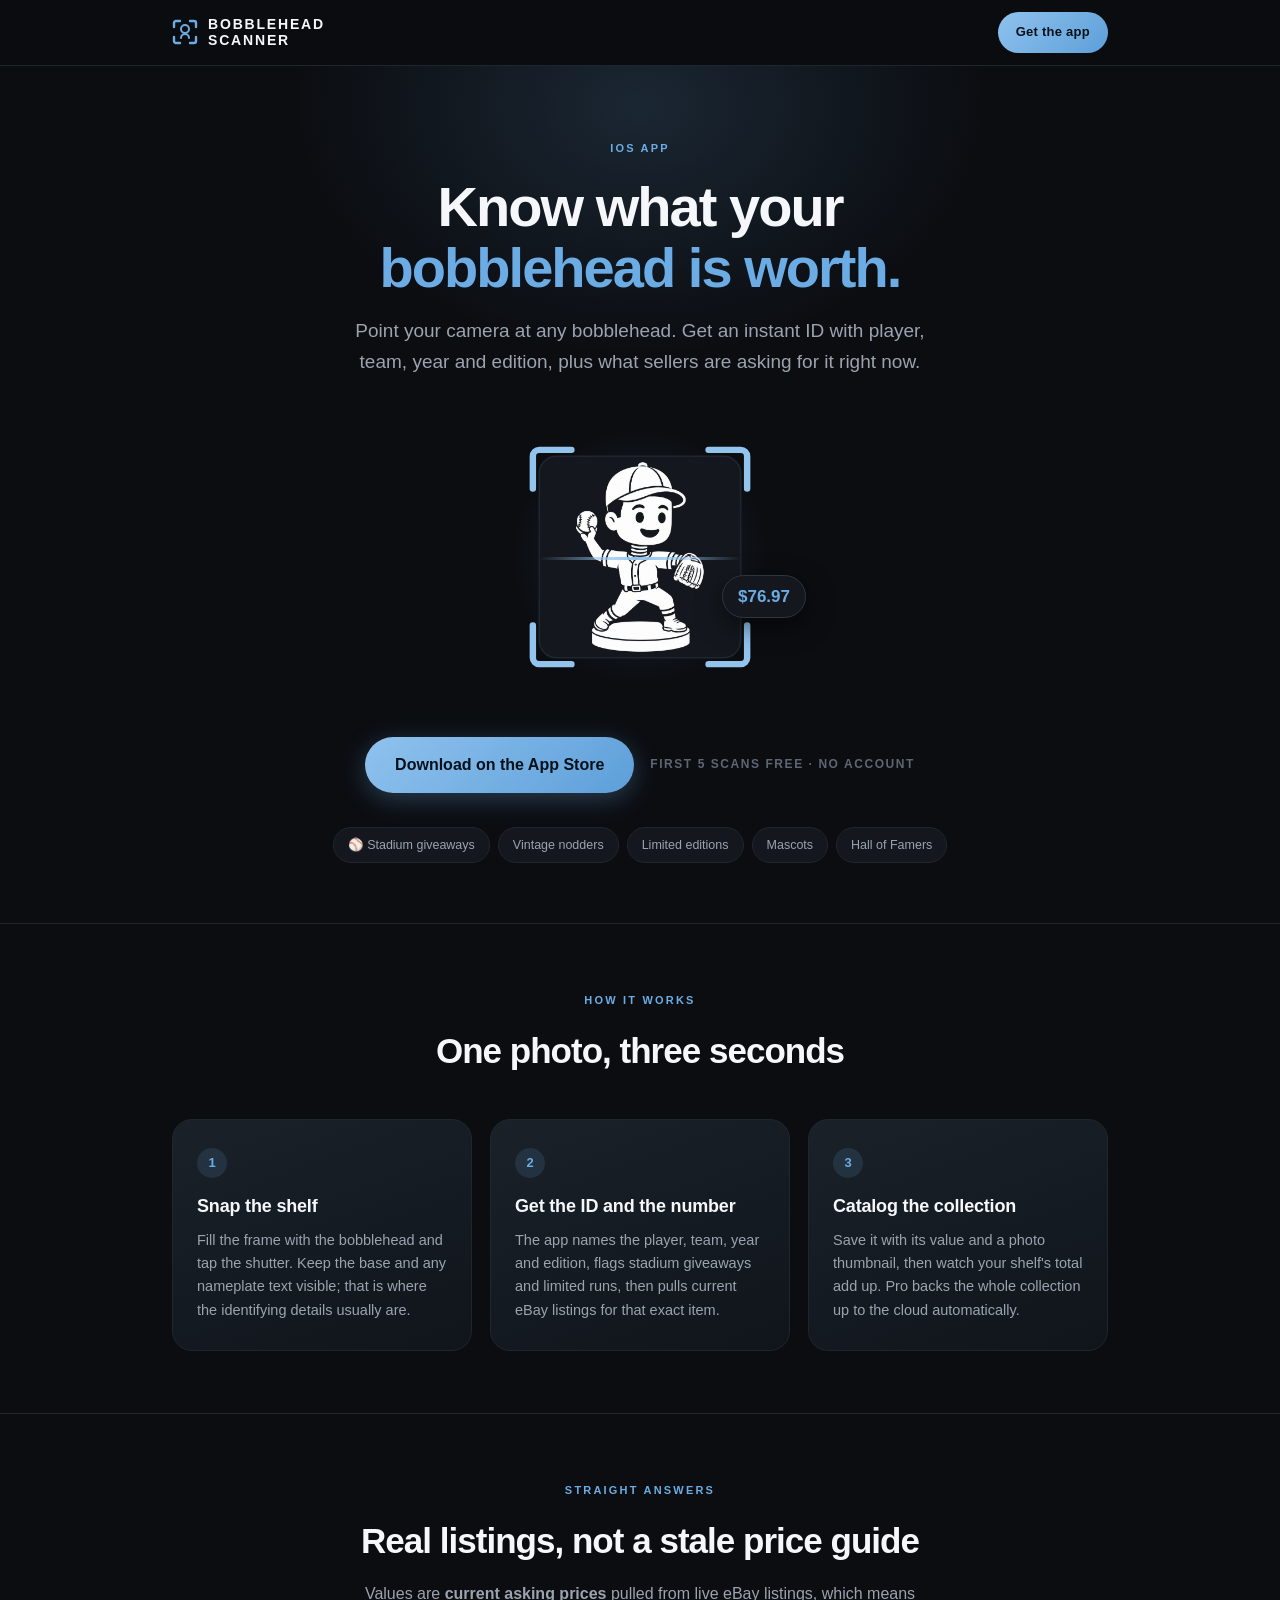
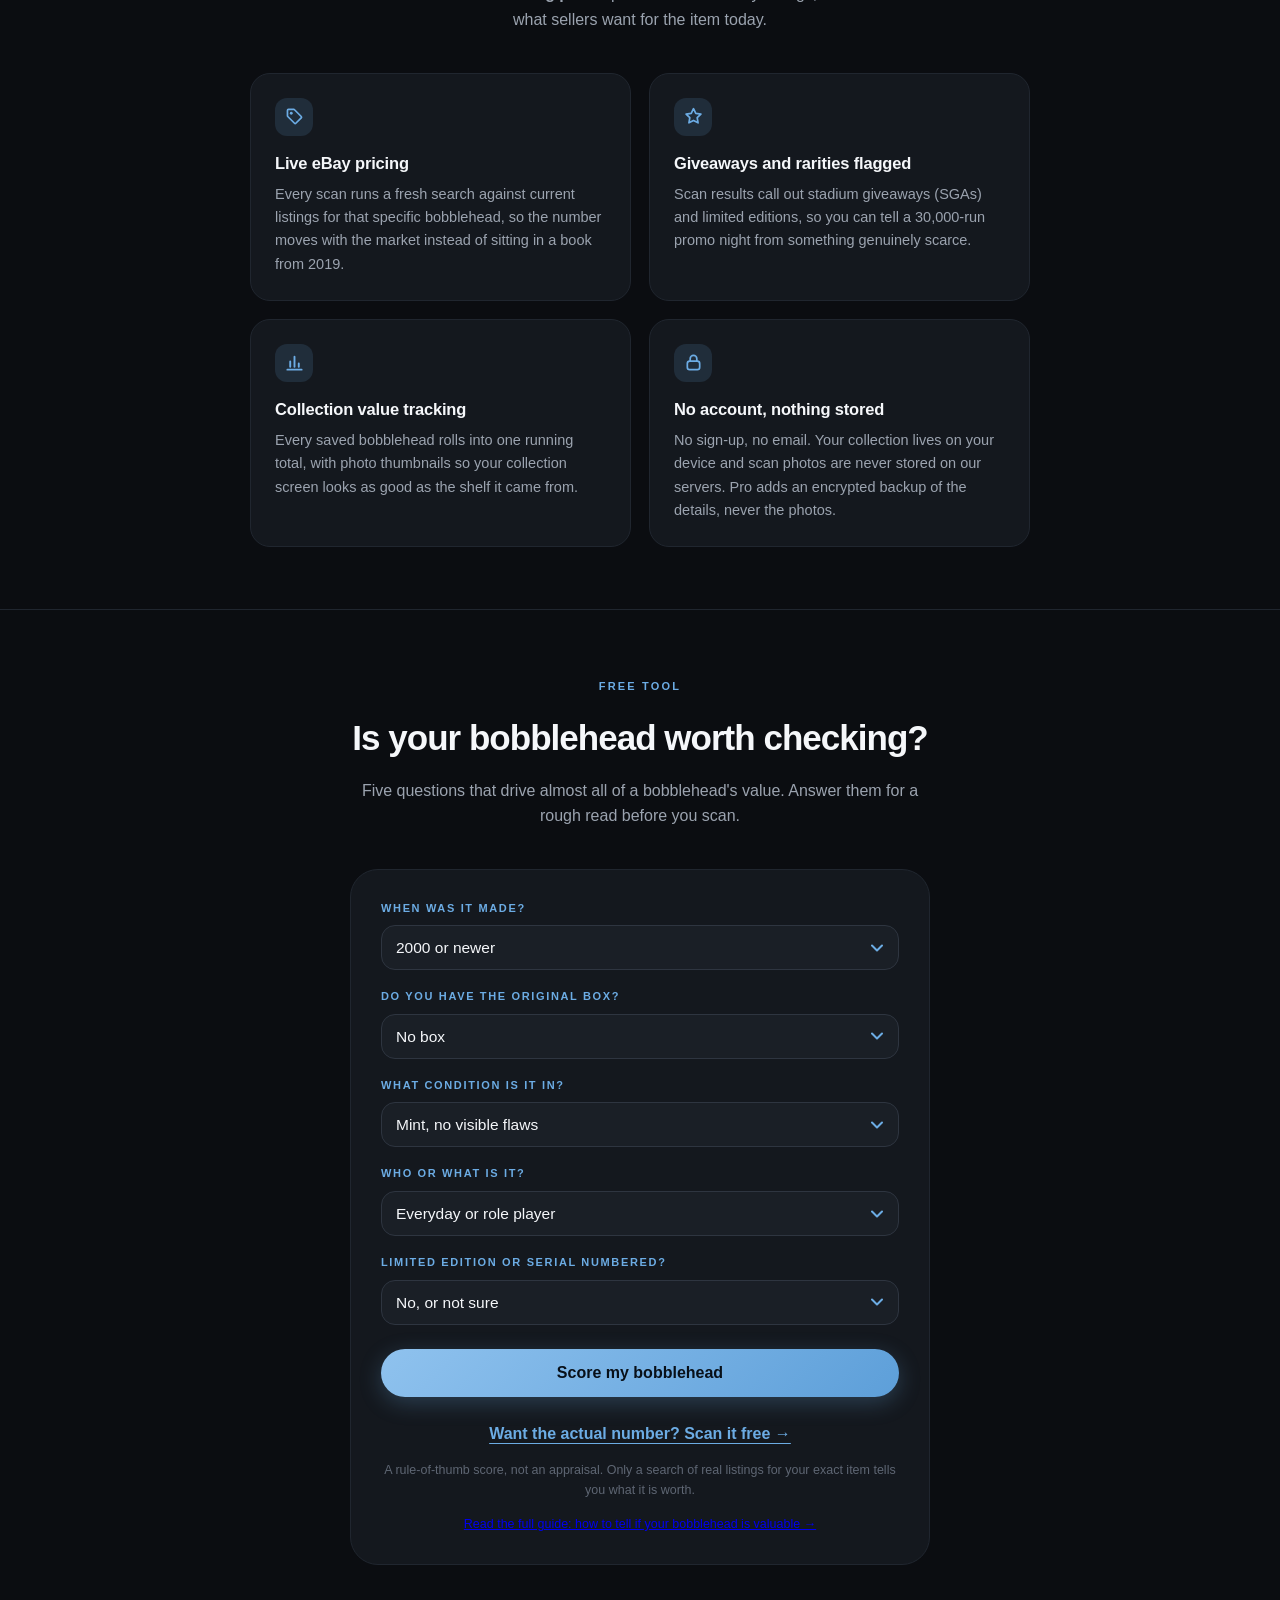
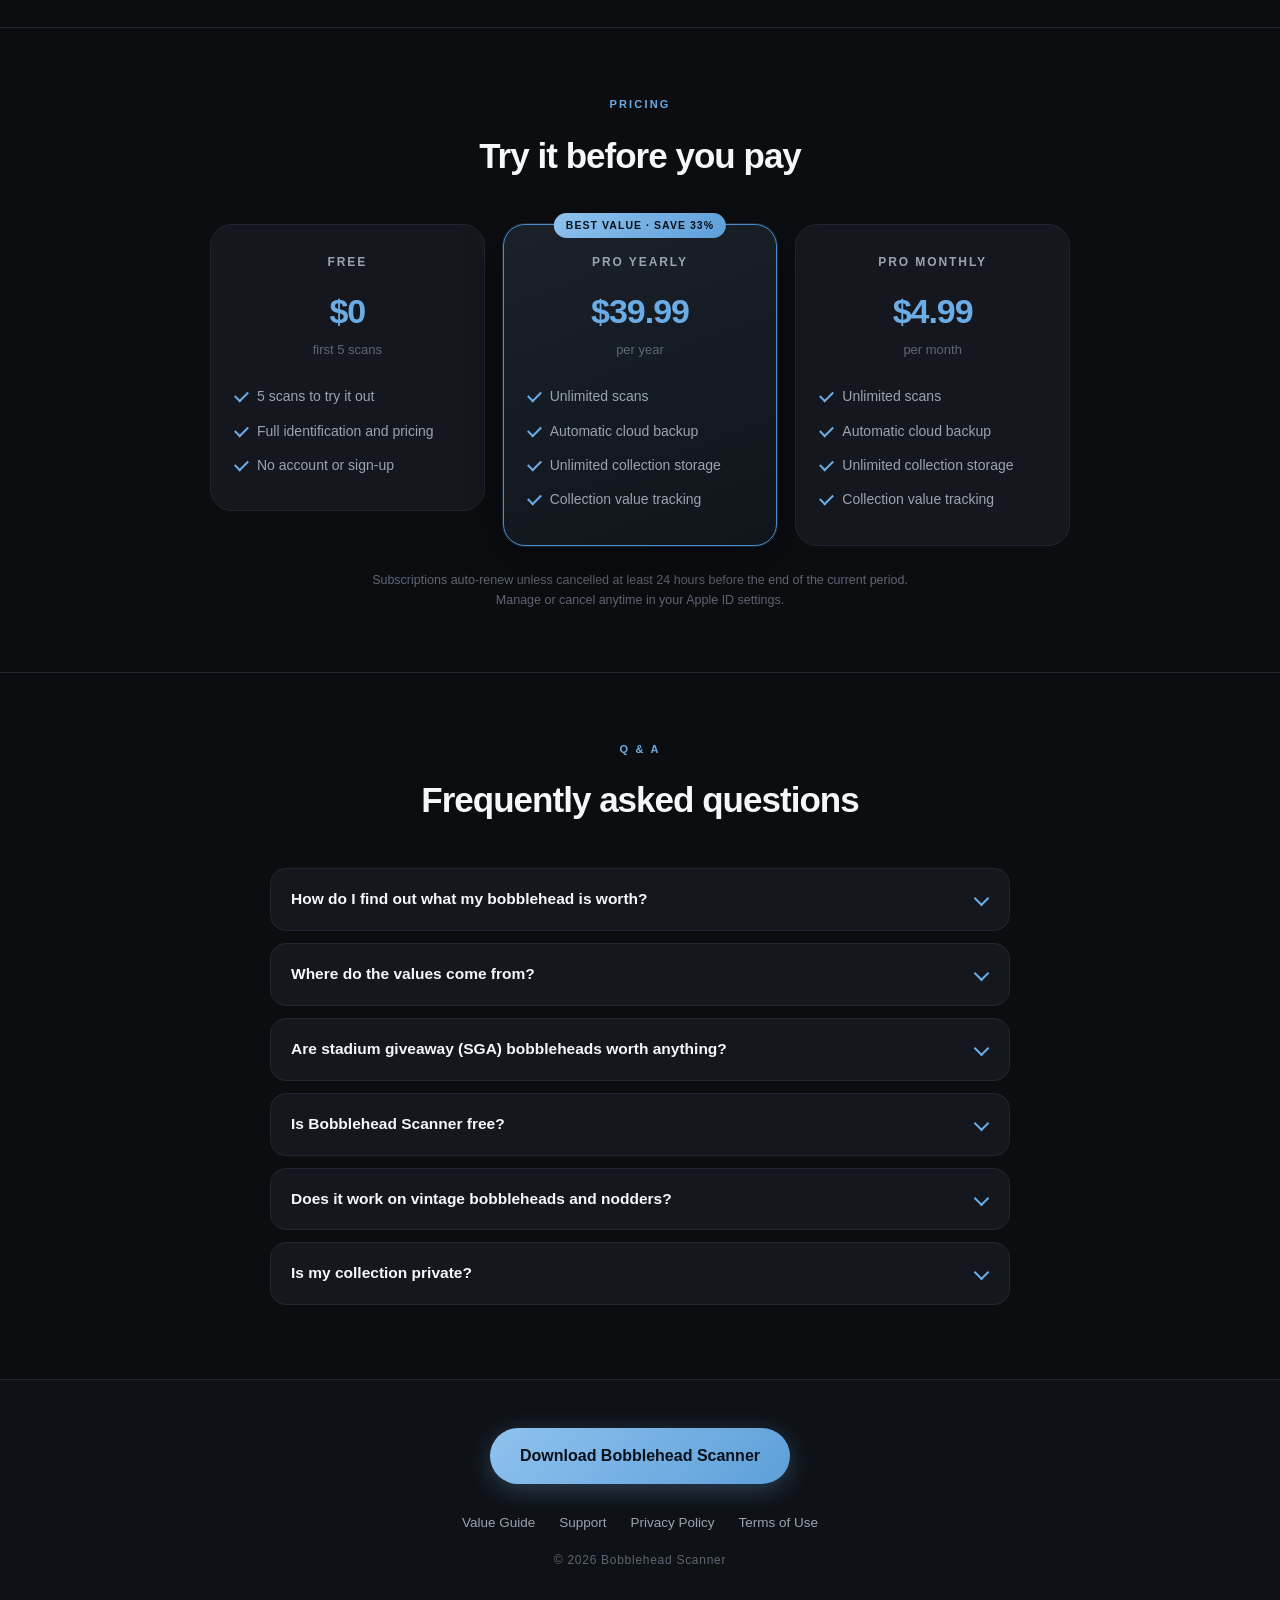
<file: index.html>
<!DOCTYPE html>
<html lang="en">
<head>
<meta charset="UTF-8">
<meta name="viewport" content="width=device-width, initial-scale=1.0">
<title>What's My Bobblehead Worth? Scan &amp; Value Any Bobblehead | iOS</title>
<meta name="description" content="Bobblehead Scanner identifies any bobblehead from one photo and shows what sellers are asking for it right now on eBay. Stadium giveaways, vintage nodders, limited editions. First 5 scans free on iOS.">
<link rel="canonical" href="https://bchris97.github.io/bobblehead-scanner-site/">

<link rel="icon" href="favicon.svg" type="image/svg+xml">
<link rel="icon" href="favicon-32.png" sizes="32x32" type="image/png">
<link rel="icon" href="favicon-16.png" sizes="16x16" type="image/png">
<link rel="apple-touch-icon" href="apple-touch-icon.png">

<meta property="og:type" content="website">
<meta property="og:title" content="What's My Bobblehead Worth? Find out in one photo.">
<meta property="og:description" content="Snap a photo. Identify the bobblehead. See current asking prices from live eBay listings, and track what your whole shelf is worth.">
<meta property="og:url" content="https://bchris97.github.io/bobblehead-scanner-site/">
<meta property="og:site_name" content="Bobblehead Scanner">
<meta property="og:image" content="https://bchris97.github.io/bobblehead-scanner-site/assets/og-image.png">
<meta property="og:image:width" content="1200">
<meta property="og:image:height" content="630">
<meta property="og:image:alt" content="Bobblehead Scanner: know what your bobblehead is worth. First 5 scans free.">
<meta name="twitter:card" content="summary_large_image">
<meta name="twitter:title" content="Bobblehead Scanner: Identify &amp; Value Bobbleheads on iOS">
<meta name="twitter:description" content="Identify any bobblehead from a photo and see current eBay asking prices. First 5 scans free.">
<meta name="twitter:url" content="https://bchris97.github.io/bobblehead-scanner-site/">
<meta name="twitter:image" content="https://bchris97.github.io/bobblehead-scanner-site/assets/og-image.png">
<meta name="twitter:image:alt" content="Bobblehead Scanner: know what your bobblehead is worth. First 5 scans free.">
<meta name="theme-color" content="#0B0D11">

<script type="application/ld+json">
{
  "@context": "https://schema.org",
  "@type": "SoftwareApplication",
  "name": "Bobblehead Scanner: Value",
  "operatingSystem": "iOS",
  "applicationCategory": "UtilitiesApplication",
  "description": "Bobblehead Scanner identifies bobbleheads from a single photo and shows their market value based on current asking prices from live eBay listings. Catalog a collection and track its total value.",
  "url": "https://bchris97.github.io/bobblehead-scanner-site/",
  "installUrl": "https://apps.apple.com/app/apple-store/id6777501965",
  "offers": [
    {
      "@type": "Offer",
      "name": "Free",
      "price": "0",
      "priceCurrency": "USD",
      "description": "First 5 bobblehead scans free, no account required"
    },
    {
      "@type": "Offer",
      "name": "Bobblehead Scanner Pro Yearly",
      "price": "39.99",
      "priceCurrency": "USD",
      "description": "Unlimited scans, cloud backup, unlimited collection storage, collection value tracking"
    },
    {
      "@type": "Offer",
      "name": "Bobblehead Scanner Pro Monthly",
      "price": "4.99",
      "priceCurrency": "USD",
      "description": "Unlimited scans, cloud backup, unlimited collection storage, collection value tracking"
    }
  ]
}
</script>
<script type="application/ld+json">
{
  "@context": "https://schema.org",
  "@type": "WebSite",
  "name": "Bobblehead Scanner",
  "url": "https://bchris97.github.io/bobblehead-scanner-site/",
  "description": "Identify any bobblehead from one photo and see what sellers are asking for it right now.",
  "inLanguage": "en-US"
}
</script>
<script type="application/ld+json">
{
  "@context": "https://schema.org",
  "@type": "FAQPage",
  "mainEntity": [
    {
      "@type": "Question",
      "name": "How do I find out what my bobblehead is worth?",
      "acceptedAnswer": {
        "@type": "Answer",
        "text": "Take a photo of it with Bobblehead Scanner. The app identifies the player, team, year and edition, then searches live eBay listings for that exact item and shows you the range sellers are currently asking."
      }
    },
    {
      "@type": "Question",
      "name": "Where do the values come from?",
      "acceptedAnswer": {
        "@type": "Answer",
        "text": "Values come from current eBay listings, which means they reflect asking prices rather than completed sales. They are a live read on what sellers want for the item today, not an appraisal."
      }
    },
    {
      "@type": "Question",
      "name": "Are stadium giveaway (SGA) bobbleheads worth anything?",
      "acceptedAnswer": {
        "@type": "Answer",
        "text": "It depends far more on the player than on the giveaway. Teams hand these out in the tens of thousands, so the print run alone rarely makes one scarce, and a giveaway for a role player can be worth very little. But demand routinely overrides the print run: recent giveaways for in-demand players have resold from around $135 into four figures. Early giveaways, variant editions seeded inside a large run, error or recalled versions, and sealed examples are the other cases worth checking. Bobblehead Scanner flags a scan as a stadium giveaway so you know what you are holding."
      }
    },
    {
      "@type": "Question",
      "name": "Is Bobblehead Scanner free?",
      "acceptedAnswer": {
        "@type": "Answer",
        "text": "Your first 5 scans are free, with no account and no sign-up. Bobblehead Scanner Pro unlocks unlimited scans, unlimited collection storage, collection value tracking, and automatic cloud backup for $4.99 per month or $39.99 per year."
      }
    },
    {
      "@type": "Question",
      "name": "Does it work on vintage bobbleheads and nodders?",
      "acceptedAnswer": {
        "@type": "Answer",
        "text": "Yes. Vintage papier-mache nodders, modern stadium giveaways, mascots and limited editions all scan the same way. Older and rarer pieces are harder to identify confidently, so photograph the base and any nameplate text clearly for the best result."
      }
    },
    {
      "@type": "Question",
      "name": "Is my collection private?",
      "acceptedAnswer": {
        "@type": "Answer",
        "text": "There is no account and no sign-up. Your collection and its photos live on your device. Scan photos are sent over an encrypted connection only to identify the item and are never stored on our servers. Pro subscribers get an encrypted cloud backup of their collection details, which never includes photos."
      }
    }
  ]
}
</script>

<style>
  /* Palette lifted from the app: bobblehead-app/src/components/theme.js */
  :root {
    --bg: #0B0D11;
    --bg-card: #14181E;
    --bg-subtle: #1A1F26;
    --bg-tab: #0E1116;
    --accent: #6CACE4;
    --accent-light: #93C4EE;
    --accent-deep: #4A8CC9;
    --accent-muted: rgba(108, 172, 228, 0.14);
    --ink: #F5F7FA;
    --ink-2: #9BA3AF;
    --ink-mute: #5E6673;
    --ink-inverse: #081019;
    --border: #20262F;
    --border-strong: #2E3540;
    --success: #4ADE80;
    --warning: #FBBF24;
    --error: #F87171;
    --grad-accent: linear-gradient(135deg, #8FC2EE 0%, #5D9FD9 100%);
    --grad-hero: linear-gradient(160deg, #1A2129 0%, #10151B 100%);
    --font: -apple-system, BlinkMacSystemFont, "Segoe UI", Roboto, Helvetica, Arial, sans-serif;
  }

  * { margin: 0; padding: 0; box-sizing: border-box; }
  html { scroll-behavior: smooth; }
  @media (prefers-reduced-motion: reduce) {
    html { scroll-behavior: auto; }
    *, *::before, *::after { animation: none !important; transition: none !important; }
  }
  body {
    background: var(--bg);
    color: var(--ink);
    font-family: var(--font);
    line-height: 1.6;
    -webkit-font-smoothing: antialiased;
    overflow-x: hidden;
  }
  a:focus-visible, button:focus-visible, select:focus-visible, summary:focus-visible {
    outline: 3px solid var(--accent-light);
    outline-offset: 3px;
    border-radius: 6px;
  }
  .wrap { max-width: 980px; margin: 0 auto; padding: 0 22px; }

  /* ── Section eyebrow: mirrors the app's uppercase tracked labels ── */
  .eyebrow {
    font-size: 11px;
    font-weight: 700;
    letter-spacing: 0.2em;
    text-transform: uppercase;
    color: var(--accent);
    display: inline-block;
  }

  /* ── Nav ── */
  nav {
    position: sticky; top: 0; z-index: 60;
    background: rgba(11, 13, 17, 0.86);
    backdrop-filter: blur(12px);
    -webkit-backdrop-filter: blur(12px);
    border-bottom: 1px solid var(--border);
  }
  .nav-inner {
    display: flex; align-items: center; justify-content: space-between;
    gap: 14px; padding: 12px 22px; max-width: 980px; margin: 0 auto;
  }
  .brand {
    display: flex; align-items: center; gap: 10px;
    color: var(--ink); text-decoration: none;
    font-size: 14px; font-weight: 800; letter-spacing: 0.13em; text-transform: uppercase;
    line-height: 1.15;
  }
  .brand svg { flex: none; }
  .nav-cta {
    background: var(--grad-accent); color: var(--ink-inverse); text-decoration: none;
    font-size: 13px; font-weight: 800; letter-spacing: 0.02em;
    padding: 10px 18px; border-radius: 999px; white-space: nowrap;
    transition: filter 0.15s ease, transform 0.15s ease;
  }
  .nav-cta:hover { filter: brightness(1.08); transform: translateY(-1px); }
  @media (max-width: 420px) { .brand { font-size: 12px; } }

  /* ── Hero ── */
  header.hero { position: relative; padding: 68px 0 60px; text-align: center; overflow: hidden; }
  header.hero::before {
    content: ""; position: absolute; top: -220px; left: 50%; transform: translateX(-50%);
    width: 720px; height: 520px; pointer-events: none;
    background: radial-gradient(ellipse at center, rgba(108, 172, 228, 0.16) 0%, rgba(108, 172, 228, 0) 68%);
  }
  header.hero > .wrap { position: relative; }
  .hero h1 {
    font-size: clamp(32px, 6vw, 56px);
    font-weight: 800; letter-spacing: -0.035em; line-height: 1.08;
    max-width: 740px; margin: 18px auto 18px;
  }
  .hero h1 em { font-style: normal; color: var(--accent); }
  .hero .lede {
    color: var(--ink-2); font-size: clamp(16px, 2.2vw, 19px);
    max-width: 600px; margin: 0 auto 30px;
  }

  /* Hero scan frame — the app icon's bracket motif, animated */
  .scanner { width: min(300px, 80vw); margin: 0 auto 30px; position: relative; }
  .scanner .frame { display: block; width: 100%; height: auto; }
  .bracket { animation: pulse-bracket 4s ease-in-out infinite; }
  @keyframes pulse-bracket {
    0%, 100% { opacity: 0.55; }
    50%      { opacity: 1; }
  }

  /* Viewfinder interior, matching the frame rect in the SVG below it. */
  .stage {
    position: absolute; overflow: hidden;
    left: 16.43%; top: 16.43%; width: 67.14%; height: 67.14%;
    border-radius: 5.7%;
  }
  /* Both logo layers share one box so the head sits exactly where the
     body expects it; only the head rotates. */
  .logo-body, .logo-head {
    position: absolute; left: 17.2%; top: 2%;
    width: 65.6%; height: 96%;
  }
  /* Pivot is the base of the spring, measured off the source artwork. */
  .logo-head {
    transform-origin: 49.3% 49.1%;
    animation: bob 4s ease-in-out infinite;
  }
  @keyframes bob {
    0%, 100% { transform: rotate(-5deg); }
    50%      { transform: rotate(5deg); }
  }
  .sweep {
    position: absolute; left: 0; width: 100%; top: 50%; height: 3px;
    background: linear-gradient(90deg, rgba(108, 172, 228, 0), #93C4EE, rgba(108, 172, 228, 0));
    animation: sweep 4s cubic-bezier(0.45, 0, 0.55, 1) infinite;
  }
  @keyframes sweep {
    0%, 100% { transform: translateY(-4200%); opacity: 0.25; }
    50%      { transform: translateY(4200%);  opacity: 1; }
  }
  .price-pop {
    position: absolute; right: -16px; top: 56%;
    background: var(--bg-card); border: 1px solid var(--border-strong);
    border-radius: 999px; padding: 7px 15px;
    font-size: 17px; font-weight: 800; color: var(--accent);
    box-shadow: 0 8px 26px rgba(0, 0, 0, 0.55);
    animation: pop 3.4s ease-in-out infinite;
  }
  @keyframes pop {
    0%, 42%   { opacity: 0; transform: scale(0.86) translateY(6px); }
    58%, 92%  { opacity: 1; transform: scale(1) translateY(0); }
    100%      { opacity: 0; transform: scale(0.96) translateY(0); }
  }

  .cta-row { display: flex; gap: 16px; justify-content: center; align-items: center; flex-wrap: wrap; }
  .btn-primary {
    background: var(--grad-accent); color: var(--ink-inverse); text-decoration: none;
    font-weight: 800; font-size: 16px; padding: 15px 30px; border-radius: 999px;
    box-shadow: 0 6px 26px rgba(108, 172, 228, 0.3);
    transition: filter 0.15s ease, transform 0.15s ease, box-shadow 0.15s ease;
  }
  .btn-primary:hover {
    filter: brightness(1.07); transform: translateY(-2px);
    box-shadow: 0 10px 32px rgba(108, 172, 228, 0.4);
  }
  .free-note {
    font-size: 12px; font-weight: 700; letter-spacing: 0.13em;
    text-transform: uppercase; color: var(--ink-mute);
  }

  .chips { display: flex; flex-wrap: wrap; gap: 8px; justify-content: center; margin-top: 34px; }
  .chip {
    font-size: 12.5px; color: var(--ink-2);
    border: 1px solid var(--border); background: var(--bg-card);
    padding: 7px 14px; border-radius: 999px;
  }

  /* ── Sections ── */
  section { padding: 62px 0; border-top: 1px solid var(--border); }
  .sec-head { text-align: center; margin-bottom: 40px; }
  .sec-head h2 {
    font-size: clamp(25px, 3.8vw, 35px); font-weight: 800;
    letter-spacing: -0.028em; margin-top: 12px;
  }
  .sec-head p { color: var(--ink-2); max-width: 580px; margin: 12px auto 0; }

  /* Steps */
  .steps { display: grid; grid-template-columns: repeat(3, 1fr); gap: 18px; }
  .step {
    background: var(--grad-hero); border: 1px solid var(--border);
    border-radius: 20px; padding: 28px 24px;
  }
  .step .num {
    display: inline-flex; align-items: center; justify-content: center;
    width: 30px; height: 30px; border-radius: 999px;
    background: var(--accent-muted); color: var(--accent);
    font-size: 13px; font-weight: 800; margin-bottom: 14px;
  }
  .step h3 { font-size: 18px; letter-spacing: -0.01em; margin-bottom: 8px; }
  .step p { color: var(--ink-2); font-size: 14.5px; }
  @media (max-width: 760px) { .steps { grid-template-columns: 1fr; } }

  /* Facts */
  .facts { display: grid; grid-template-columns: repeat(2, 1fr); gap: 18px; max-width: 780px; margin: 0 auto; }
  .fact {
    background: var(--bg-card); border: 1px solid var(--border);
    border-radius: 20px; padding: 24px;
  }
  .fact .ico {
    width: 38px; height: 38px; border-radius: 12px;
    background: var(--accent-muted); display: flex; align-items: center; justify-content: center;
    margin-bottom: 14px;
  }
  .fact h3 { font-size: 16.5px; margin-bottom: 7px; letter-spacing: -0.01em; }
  .fact p { color: var(--ink-2); font-size: 14.5px; }
  @media (max-width: 660px) { .facts { grid-template-columns: 1fr; } }

  /* ── Scorecard tool ── */
  .card-tool {
    max-width: 580px; margin: 0 auto;
    background: var(--bg-card); border: 1px solid var(--border);
    border-radius: 28px; padding: 30px;
  }
  .field { margin-bottom: 18px; }
  .field label {
    display: block; font-size: 11px; font-weight: 700; letter-spacing: 0.15em;
    text-transform: uppercase; color: var(--accent); margin-bottom: 8px;
  }
  .field select {
    width: 100%; background: var(--bg-subtle); border: 1px solid var(--border-strong);
    color: var(--ink); font-size: 15.5px; font-family: var(--font);
    padding: 13px 14px; border-radius: 14px; appearance: none;
    background-image: url("data:image/svg+xml;charset=utf-8,%3Csvg xmlns='http://www.w3.org/2000/svg' width='12' height='8' viewBox='0 0 12 8' fill='none'%3E%3Cpath d='M1 1.5L6 6.5L11 1.5' stroke='%236CACE4' stroke-width='2' stroke-linecap='round' stroke-linejoin='round'/%3E%3C/svg%3E");
    background-repeat: no-repeat; background-position: right 15px center;
    padding-right: 40px; cursor: pointer;
  }
  .card-tool button[type="submit"] {
    width: 100%; background: var(--grad-accent); color: var(--ink-inverse);
    border: none; font-family: var(--font); font-weight: 800; font-size: 16px;
    padding: 15px; border-radius: 999px; cursor: pointer; margin-top: 6px;
    box-shadow: 0 6px 22px rgba(108, 172, 228, 0.26);
    transition: filter 0.15s ease;
  }
  .card-tool button[type="submit"]:hover { filter: brightness(1.07); }

  /* Result card — deliberately mirrors the app's "collection value" card */
  .result { margin-top: 24px; }
  .result-card {
    background: var(--grad-hero); border: 1px solid var(--border-strong);
    border-radius: 20px; padding: 26px 22px; text-align: center;
    animation: rise 0.34s cubic-bezier(0.2, 0.9, 0.3, 1) both;
  }
  @keyframes rise {
    from { opacity: 0; transform: translateY(10px); }
    to   { opacity: 1; transform: translateY(0); }
  }
  .result-card .r-label {
    font-size: 11px; font-weight: 700; letter-spacing: 0.2em;
    text-transform: uppercase; color: var(--ink-2);
  }
  .result-card .r-tier {
    font-size: clamp(26px, 5vw, 34px); font-weight: 800;
    letter-spacing: -0.03em; margin: 8px 0 4px;
  }
  .r-tier.high { color: var(--success); }
  .r-tier.mid  { color: var(--accent); }
  .r-tier.low  { color: var(--warning); }
  .meter {
    height: 8px; border-radius: 999px; background: var(--bg);
    overflow: hidden; margin: 18px 0 14px; border: 1px solid var(--border);
  }
  .meter span {
    display: block; height: 100%; border-radius: 999px;
    transition: width 0.6s cubic-bezier(0.2, 0.9, 0.3, 1);
  }
  .meter span.high { background: linear-gradient(90deg, #34B96A, var(--success)); }
  .meter span.mid  { background: var(--grad-accent); }
  .meter span.low  { background: linear-gradient(90deg, #C98A14, var(--warning)); }
  .result-card .r-detail { color: var(--ink-2); font-size: 14.5px; text-align: left; }
  .result-card .r-detail strong { color: var(--ink); font-weight: 700; }
  .tool-cta { text-align: center; margin-top: 20px; }
  .tool-cta a {
    color: var(--accent); font-weight: 700; text-decoration: underline;
    text-underline-offset: 4px;
  }
  .tool-cta a:hover { color: var(--accent-light); }
  .tool-note { font-size: 12.5px; color: var(--ink-mute); text-align: center; margin-top: 14px; }

  /* ── Pricing ── */
  .plans { display: grid; grid-template-columns: repeat(3, 1fr); gap: 18px; max-width: 860px; margin: 0 auto; align-items: start; }
  .plan {
    background: var(--bg-card); border: 1px solid var(--border);
    border-radius: 22px; padding: 28px 22px; text-align: center; position: relative;
  }
  .plan.best {
    border-color: var(--accent-deep);
    background: var(--grad-hero);
    box-shadow: 0 0 0 1px rgba(108, 172, 228, 0.18), 0 14px 40px rgba(0, 0, 0, 0.45);
  }
  .plan .badge {
    position: absolute; top: -12px; left: 50%; transform: translateX(-50%);
    background: var(--grad-accent); color: var(--ink-inverse);
    font-size: 10.5px; font-weight: 800; letter-spacing: 0.1em; text-transform: uppercase;
    padding: 4px 12px; border-radius: 999px; white-space: nowrap;
  }
  .plan h3 {
    font-size: 12px; font-weight: 700; letter-spacing: 0.16em;
    text-transform: uppercase; color: var(--ink-2);
  }
  .plan .price { font-size: 34px; font-weight: 800; color: var(--accent); margin: 12px 0 2px; letter-spacing: -0.03em; }
  .plan .per { color: var(--ink-mute); font-size: 13px; }
  .plan ul { list-style: none; margin-top: 18px; text-align: left; }
  .plan li {
    color: var(--ink-2); font-size: 14px; padding: 6px 0 6px 24px; position: relative;
  }
  .plan li::before {
    content: ""; position: absolute; left: 2px; top: 12px;
    width: 11px; height: 6px; border-left: 2px solid var(--accent);
    border-bottom: 2px solid var(--accent); transform: rotate(-45deg);
  }
  @media (max-width: 760px) { .plans { grid-template-columns: 1fr; } }
  .pricing-legal { text-align: center; color: var(--ink-mute); font-size: 12.5px; margin-top: 24px; max-width: 560px; margin-left: auto; margin-right: auto; }

  /* ── FAQ ── */
  .faq { max-width: 740px; margin: 0 auto; }
  .faq details {
    border: 1px solid var(--border); background: var(--bg-card);
    border-radius: 16px; margin-bottom: 12px;
  }
  .faq details[open] { border-color: var(--border-strong); }
  .faq summary {
    cursor: pointer; padding: 18px 52px 18px 20px; font-weight: 700; font-size: 15.5px;
    list-style: none; position: relative;
  }
  .faq summary::-webkit-details-marker { display: none; }
  .faq summary::after {
    content: ""; position: absolute; right: 22px; top: 24px;
    width: 9px; height: 9px;
    border-right: 2px solid var(--accent); border-bottom: 2px solid var(--accent);
    transform: rotate(45deg); transition: transform 0.2s ease;
  }
  .faq details[open] summary::after { transform: rotate(-135deg); top: 27px; }
  .faq .a { padding: 0 20px 18px; color: var(--ink-2); font-size: 14.5px; }

  /* ── Footer ── */
  footer {
    border-top: 1px solid var(--border); background: var(--bg-tab);
    padding: 48px 0 56px; text-align: center;
  }
  footer .cta-row { margin-bottom: 28px; }
  .foot-links { display: flex; gap: 24px; justify-content: center; flex-wrap: wrap; margin-bottom: 18px; }
  .foot-links a { color: var(--ink-2); font-size: 13.5px; text-decoration: none; }
  .foot-links a:hover { color: var(--accent); text-decoration: underline; }
  .copyright { font-size: 12px; color: var(--ink-mute); letter-spacing: 0.06em; }
</style>
</head>
<body>

<nav aria-label="Main">
  <div class="nav-inner">
    <a class="brand" href="#top" aria-label="Bobblehead Scanner home">
      <svg width="26" height="26" viewBox="0 0 26 26" fill="none" aria-hidden="true">
        <path d="M2 8V4a2 2 0 0 1 2-2h4M18 2h4a2 2 0 0 1 2 2v4M24 18v4a2 2 0 0 1-2 2h-4M8 24H4a2 2 0 0 1-2-2v-4"
              stroke="#6CACE4" stroke-width="2.4" stroke-linecap="round"/>
        <circle cx="13" cy="10" r="4" stroke="#6CACE4" stroke-width="2"/>
        <path d="M9 19c0-2.2 1.8-4 4-4s4 1.8 4 4" stroke="#6CACE4" stroke-width="2" stroke-linecap="round"/>
      </svg>
      Bobblehead<br>Scanner
    </a>
    <a class="nav-cta" href="https://apps.apple.com/app/apple-store/id6777501965?ct=web_nav&amp;mt=8">Get the app</a>
  </div>
</nav>

<header class="hero" id="top">
  <div class="wrap">
    <span class="eyebrow">iOS App</span>
    <h1>Know what your<br><em>bobblehead is worth.</em></h1>
    <p class="lede">Point your camera at any bobblehead. Get an instant ID with player, team, year and edition, plus what sellers are asking for it right now.</p>

    <div class="scanner" role="img" aria-label="A bobblehead being scanned inside a camera frame, resolving to a price">
      <svg class="frame" viewBox="0 0 280 280" fill="none" aria-hidden="true">
        <defs>
          <radialGradient id="glowGrad" cx="0.5" cy="0.5" r="0.5">
            <stop offset="0" stop-color="#6CACE4" stop-opacity="0.18"/>
            <stop offset="1" stop-color="#6CACE4" stop-opacity="0"/>
          </radialGradient>
        </defs>

        <circle cx="140" cy="140" r="118" fill="url(#glowGrad)"/>
        <rect x="46" y="46" width="188" height="188" rx="16" fill="#14181E" stroke="#20262F" stroke-width="1.5"/>

        <!-- corner brackets: the app icon's motif -->
        <g class="bracket" stroke="#93C4EE" stroke-width="6" stroke-linecap="round" fill="none">
          <path d="M40 76V46a6 6 0 0 1 6-6h30"/>
          <path d="M204 40h30a6 6 0 0 1 6 6v30"/>
          <path d="M240 204v30a6 6 0 0 1-6 6h-30"/>
          <path d="M76 240H46a6 6 0 0 1-6-6v-30"/>
        </g>
      </svg>

      <!-- The app logo itself, split at the spring so the head can bob.
           Layers are generated from assets/icon.png; see assets/README.md. -->
      <div class="stage">
        <img class="logo-body" src="assets/logo-body.png" alt="" width="475" height="696">
        <img class="logo-head" src="assets/logo-head.png" alt="" width="475" height="696">
        <span class="sweep"></span>
      </div>

      <span class="price-pop" aria-hidden="true">$76.97</span>
    </div>

    <div class="cta-row">
      <a class="btn-primary" href="https://apps.apple.com/app/apple-store/id6777501965?ct=web_hero&amp;mt=8">Download on the App Store</a>
      <span class="free-note">First 5 scans free · No account</span>
    </div>

    <div class="chips" aria-label="What it identifies">
      <span class="chip">⚾ Stadium giveaways</span>
      <span class="chip">Vintage nodders</span>
      <span class="chip">Limited editions</span>
      <span class="chip">Mascots</span>
      <span class="chip">Hall of Famers</span>
    </div>
  </div>
</header>

<section id="how" aria-labelledby="how-h">
  <div class="wrap">
    <div class="sec-head">
      <span class="eyebrow">How it works</span>
      <h2 id="how-h">One photo, three seconds</h2>
    </div>
    <div class="steps">
      <div class="step">
        <span class="num">1</span>
        <h3>Snap the shelf</h3>
        <p>Fill the frame with the bobblehead and tap the shutter. Keep the base and any nameplate text visible; that is where the identifying details usually are.</p>
      </div>
      <div class="step">
        <span class="num">2</span>
        <h3>Get the ID and the number</h3>
        <p>The app names the player, team, year and edition, flags stadium giveaways and limited runs, then pulls current eBay listings for that exact item.</p>
      </div>
      <div class="step">
        <span class="num">3</span>
        <h3>Catalog the collection</h3>
        <p>Save it with its value and a photo thumbnail, then watch your shelf's total add up. Pro backs the whole collection up to the cloud automatically.</p>
      </div>
    </div>
  </div>
</section>

<section id="facts" aria-labelledby="facts-h">
  <div class="wrap">
    <div class="sec-head">
      <span class="eyebrow">Straight answers</span>
      <h2 id="facts-h">Real listings, not a stale price guide</h2>
      <p>Values are <strong>current asking prices</strong> pulled from live eBay listings, which means what sellers want for the item today.</p>
    </div>
    <div class="facts">
      <div class="fact">
        <div class="ico" aria-hidden="true">
          <svg width="19" height="19" viewBox="0 0 20 20" fill="none">
            <path d="M2.6 9.3V3.6a1 1 0 0 1 1-1h5.7a1 1 0 0 1 .7.3l7.1 7.1a1 1 0 0 1 0 1.4l-5.7 5.7a1 1 0 0 1-1.4 0L2.9 10a1 1 0 0 1-.3-.7z"
                  stroke="#6CACE4" stroke-width="1.8" stroke-linejoin="round"/>
            <circle cx="6.6" cy="6.6" r="1.5" fill="#6CACE4"/>
          </svg>
        </div>
        <h3>Live eBay pricing</h3>
        <p>Every scan runs a fresh search against current listings for that specific bobblehead, so the number moves with the market instead of sitting in a book from 2019.</p>
      </div>
      <div class="fact">
        <div class="ico" aria-hidden="true">
          <svg width="19" height="19" viewBox="0 0 20 20" fill="none">
            <path d="M10 1.8l2.4 4.9 5.4.8-3.9 3.8.9 5.4-4.8-2.6-4.8 2.6.9-5.4L2.2 7.5l5.4-.8z"
                  stroke="#6CACE4" stroke-width="1.8" stroke-linejoin="round"/>
          </svg>
        </div>
        <h3>Giveaways and rarities flagged</h3>
        <p>Scan results call out stadium giveaways (SGAs) and limited editions, so you can tell a 30,000-run promo night from something genuinely scarce.</p>
      </div>
      <div class="fact">
        <div class="ico" aria-hidden="true">
          <svg width="19" height="19" viewBox="0 0 20 20" fill="none">
            <path d="M5.5 14.5V9M10 14.5V4M14.5 14.5v-3.5" stroke="#6CACE4" stroke-width="2" stroke-linecap="round"/>
            <path d="M2.5 17.5h15" stroke="#6CACE4" stroke-width="2" stroke-linecap="round"/>
          </svg>
        </div>
        <h3>Collection value tracking</h3>
        <p>Every saved bobblehead rolls into one running total, with photo thumbnails so your collection screen looks as good as the shelf it came from.</p>
      </div>
      <div class="fact">
        <div class="ico" aria-hidden="true">
          <svg width="19" height="19" viewBox="0 0 20 20" fill="none">
            <rect x="3.5" y="8.5" width="13" height="9" rx="2.5" stroke="#6CACE4" stroke-width="1.8"/>
            <path d="M6.5 8.5V6a3.5 3.5 0 0 1 7 0v2.5" stroke="#6CACE4" stroke-width="1.8" stroke-linecap="round"/>
          </svg>
        </div>
        <h3>No account, nothing stored</h3>
        <p>No sign-up, no email. Your collection lives on your device and scan photos are never stored on our servers. Pro adds an encrypted backup of the details, never the photos.</p>
      </div>
    </div>
  </div>
</section>

<section id="tool" aria-labelledby="tool-h">
  <div class="wrap">
    <div class="sec-head">
      <span class="eyebrow">Free tool</span>
      <h2 id="tool-h">Is your bobblehead worth checking?</h2>
      <p>Five questions that drive almost all of a bobblehead's value. Answer them for a rough read before you scan.</p>
    </div>

    <form class="card-tool" id="scoreForm" novalidate>
      <div class="field">
        <label for="era">When was it made?</label>
        <select id="era">
          <option value="35">Before 1975, the vintage nodder era</option>
          <option value="16">1975 to 1999</option>
          <option value="5" selected>2000 or newer</option>
          <option value="10">Not sure</option>
        </select>
      </div>
      <div class="field">
        <label for="box">Do you have the original box?</label>
        <select id="box">
          <option value="20">Yes, box included</option>
          <option value="0" selected>No box</option>
        </select>
      </div>
      <div class="field">
        <label for="condition">What condition is it in?</label>
        <select id="condition">
          <option value="20" selected>Mint, no visible flaws</option>
          <option value="10">Minor paint wear or scuffs</option>
          <option value="0">Chips, cracks, or a repair</option>
        </select>
      </div>
      <div class="field">
        <label for="who">Who or what is it?</label>
        <select id="who">
          <option value="20">Hall of Famer or superstar</option>
          <option value="9" selected>Everyday or role player</option>
          <option value="3">Mascot, generic, or unidentified</option>
        </select>
      </div>
      <div class="field">
        <label for="rarity">Limited edition or serial numbered?</label>
        <select id="rarity">
          <option value="15">Yes, numbered or a short run</option>
          <option value="0" selected>No, or not sure</option>
        </select>
      </div>

      <button type="submit">Score my bobblehead</button>

      <div class="result" id="result" aria-live="polite"></div>

      <div class="tool-cta">
        <a href="https://apps.apple.com/app/apple-store/id6777501965?ct=web_tool&amp;mt=8">Want the actual number? Scan it free →</a>
      </div>
      <p class="tool-note">A rule-of-thumb score, not an appraisal. Only a search of real listings for your exact item tells you what it is worth.</p>
      <p class="tool-note"><a href="guides/is-my-bobblehead-valuable/">Read the full guide: how to tell if your bobblehead is valuable &rarr;</a></p>
    </form>
  </div>
</section>

<section id="pricing" aria-labelledby="price-h">
  <div class="wrap">
    <div class="sec-head">
      <span class="eyebrow">Pricing</span>
      <h2 id="price-h">Try it before you pay</h2>
    </div>
    <div class="plans">
      <div class="plan">
        <h3>Free</h3>
        <div class="price">$0</div>
        <div class="per">first 5 scans</div>
        <ul>
          <li>5 scans to try it out</li>
          <li>Full identification and pricing</li>
          <li>No account or sign-up</li>
        </ul>
      </div>
      <div class="plan best">
        <span class="badge">Best value · Save 33%</span>
        <h3>Pro Yearly</h3>
        <div class="price">$39.99</div>
        <div class="per">per year</div>
        <ul>
          <li>Unlimited scans</li>
          <li>Automatic cloud backup</li>
          <li>Unlimited collection storage</li>
          <li>Collection value tracking</li>
        </ul>
      </div>
      <div class="plan">
        <h3>Pro Monthly</h3>
        <div class="price">$4.99</div>
        <div class="per">per month</div>
        <ul>
          <li>Unlimited scans</li>
          <li>Automatic cloud backup</li>
          <li>Unlimited collection storage</li>
          <li>Collection value tracking</li>
        </ul>
      </div>
    </div>
    <p class="pricing-legal">Subscriptions auto-renew unless cancelled at least 24 hours before the end of the current period. Manage or cancel anytime in your Apple ID settings.</p>
  </div>
</section>

<section id="faq-sec" aria-labelledby="faq-h">
  <div class="wrap">
    <div class="sec-head">
      <span class="eyebrow">Q &amp; A</span>
      <h2 id="faq-h">Frequently asked questions</h2>
    </div>
    <div class="faq">
      <details>
        <summary>How do I find out what my bobblehead is worth?</summary>
        <p class="a">Take a photo of it with Bobblehead Scanner. The app identifies the player, team, year and edition, then searches live eBay listings for that exact item and shows you the range sellers are currently asking.</p>
      </details>
      <details>
        <summary>Where do the values come from?</summary>
        <p class="a">Values come from current eBay listings, which means they reflect asking prices rather than completed sales. They are a live read on what sellers want for the item today, not an appraisal.</p>
      </details>
      <details>
        <summary>Are stadium giveaway (SGA) bobbleheads worth anything?</summary>
        <p class="a">It depends far more on the player than on the giveaway. Teams hand these out in the tens of thousands, so the print run alone rarely makes one scarce, and a giveaway for a role player can be worth very little. But demand routinely overrides the print run: recent giveaways for in-demand players have resold from around $135 into four figures. Early giveaways, variant editions seeded inside a large run, error or recalled versions, and sealed examples are the other cases worth checking. Bobblehead Scanner flags a scan as a stadium giveaway so you know what you are holding.</p>
      </details>
      <details>
        <summary>Is Bobblehead Scanner free?</summary>
        <p class="a">Your first 5 scans are free, with no account and no sign-up. Bobblehead Scanner Pro unlocks unlimited scans, unlimited collection storage, collection value tracking, and automatic cloud backup for $4.99 per month or $39.99 per year.</p>
      </details>
      <details>
        <summary>Does it work on vintage bobbleheads and nodders?</summary>
        <p class="a">Yes. Vintage papier-mâché nodders, modern stadium giveaways, mascots and limited editions all scan the same way. Older and rarer pieces are harder to identify confidently, so photograph the base and any nameplate text clearly for the best result.</p>
      </details>
      <details>
        <summary>Is my collection private?</summary>
        <p class="a">There is no account and no sign-up. Your collection and its photos live on your device. Scan photos are sent over an encrypted connection only to identify the item and are never stored on our servers. Pro subscribers get an encrypted cloud backup of their collection details, which never includes photos. Read the full <a href="privacy.html">privacy policy</a>.</p>
      </details>
    </div>
  </div>
</section>

<footer>
  <div class="wrap">
    <div class="cta-row">
      <a class="btn-primary" href="https://apps.apple.com/app/apple-store/id6777501965?ct=web_footer&amp;mt=8">Download Bobblehead Scanner</a>
    </div>
    <div class="foot-links">
      <a href="guides/is-my-bobblehead-valuable/">Value Guide</a>
      <a href="support.html">Support</a>
      <a href="privacy.html">Privacy Policy</a>
      <a href="https://www.apple.com/legal/internet-services/itunes/dev/stdeula/">Terms of Use</a>
    </div>
    <p class="copyright">© 2026 Bobblehead Scanner</p>
  </div>
</footer>

<script>
  // ── "Is it worth checking?" scorecard — entirely client side ──────────────
  // Weights are a rule of thumb drawn from what actually moves bobblehead
  // prices: age first, then packaging, condition, subject, and print run.
  var form = document.getElementById("scoreForm");
  var result = document.getElementById("result");
  var MAX = 110; // 35 + 20 + 20 + 20 + 15

  form.addEventListener("submit", function (e) {
    e.preventDefault();

    var ids = ["era", "box", "condition", "who", "rarity"];
    var score = 0;
    for (var i = 0; i < ids.length; i++) {
      score += parseInt(document.getElementById(ids[i]).value, 10) || 0;
    }
    var pct = Math.round((score / MAX) * 100);

    var boxed = document.getElementById("box").value === "20";
    var vintage = parseInt(document.getElementById("era").value, 10) >= 16;
    var damaged = document.getElementById("condition").value === "0";

    var tier, cls, detail;
    if (score >= 68) {
      tier = "Worth Appraising";
      cls = "high";
      detail = "This ticks the boxes that actually carry a bobblehead: <strong>" +
        (vintage ? "real age, " : "") + (boxed ? "original packaging, " : "") +
        "and a subject collectors search for</strong>. Pieces in this range are the ones worth pricing properly before they go in a garage-sale box.";
    } else if (score >= 42) {
      tier = "Worth a Look";
      cls = "mid";
      detail = "Middle of the pack. Items like this usually land in the <strong>$15 to $60 range</strong>, but the spread is wide and depends almost entirely on who is on the base. " +
        (boxed ? "Keeping the box is doing real work for you here." : "Finding the original box would move this up a tier.");
    } else {
      tier = "Likely Common";
      cls = "low";
      detail = "Most modern giveaway bobbleheads live here, because teams hand out tens of thousands in a night. " +
        (damaged ? "Visible damage is the biggest drag on the score. " : "") +
        "That does not make it worthless, just <strong>common enough that the exact player decides the price</strong>.";
    }

    result.innerHTML =
      '<div class="result-card">' +
        '<div class="r-label">Value potential</div>' +
        '<div class="r-tier ' + cls + '">' + tier + '</div>' +
        '<div class="meter"><span class="' + cls + '" style="width:' + pct + '%"></span></div>' +
        '<p class="r-detail">' + detail + '</p>' +
      '</div>';
  });
</script>

</body>
</html>
</file>
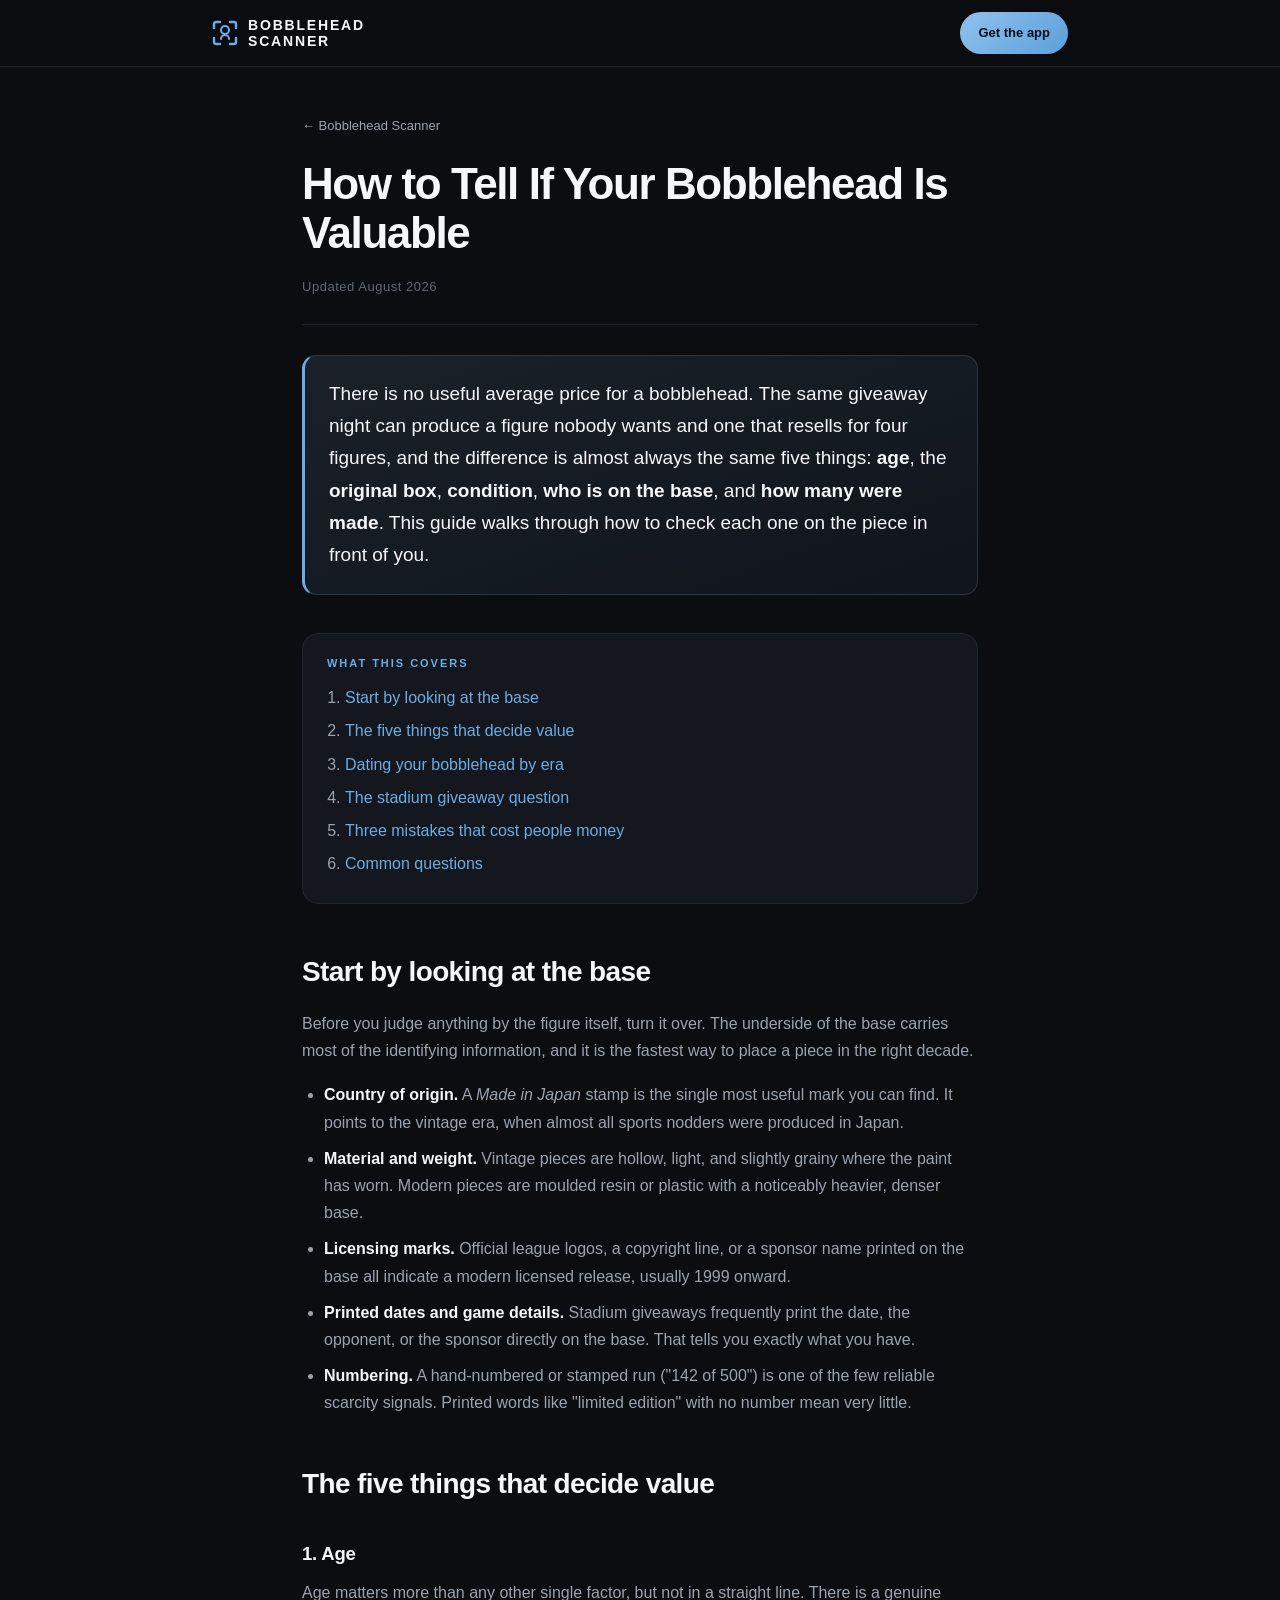
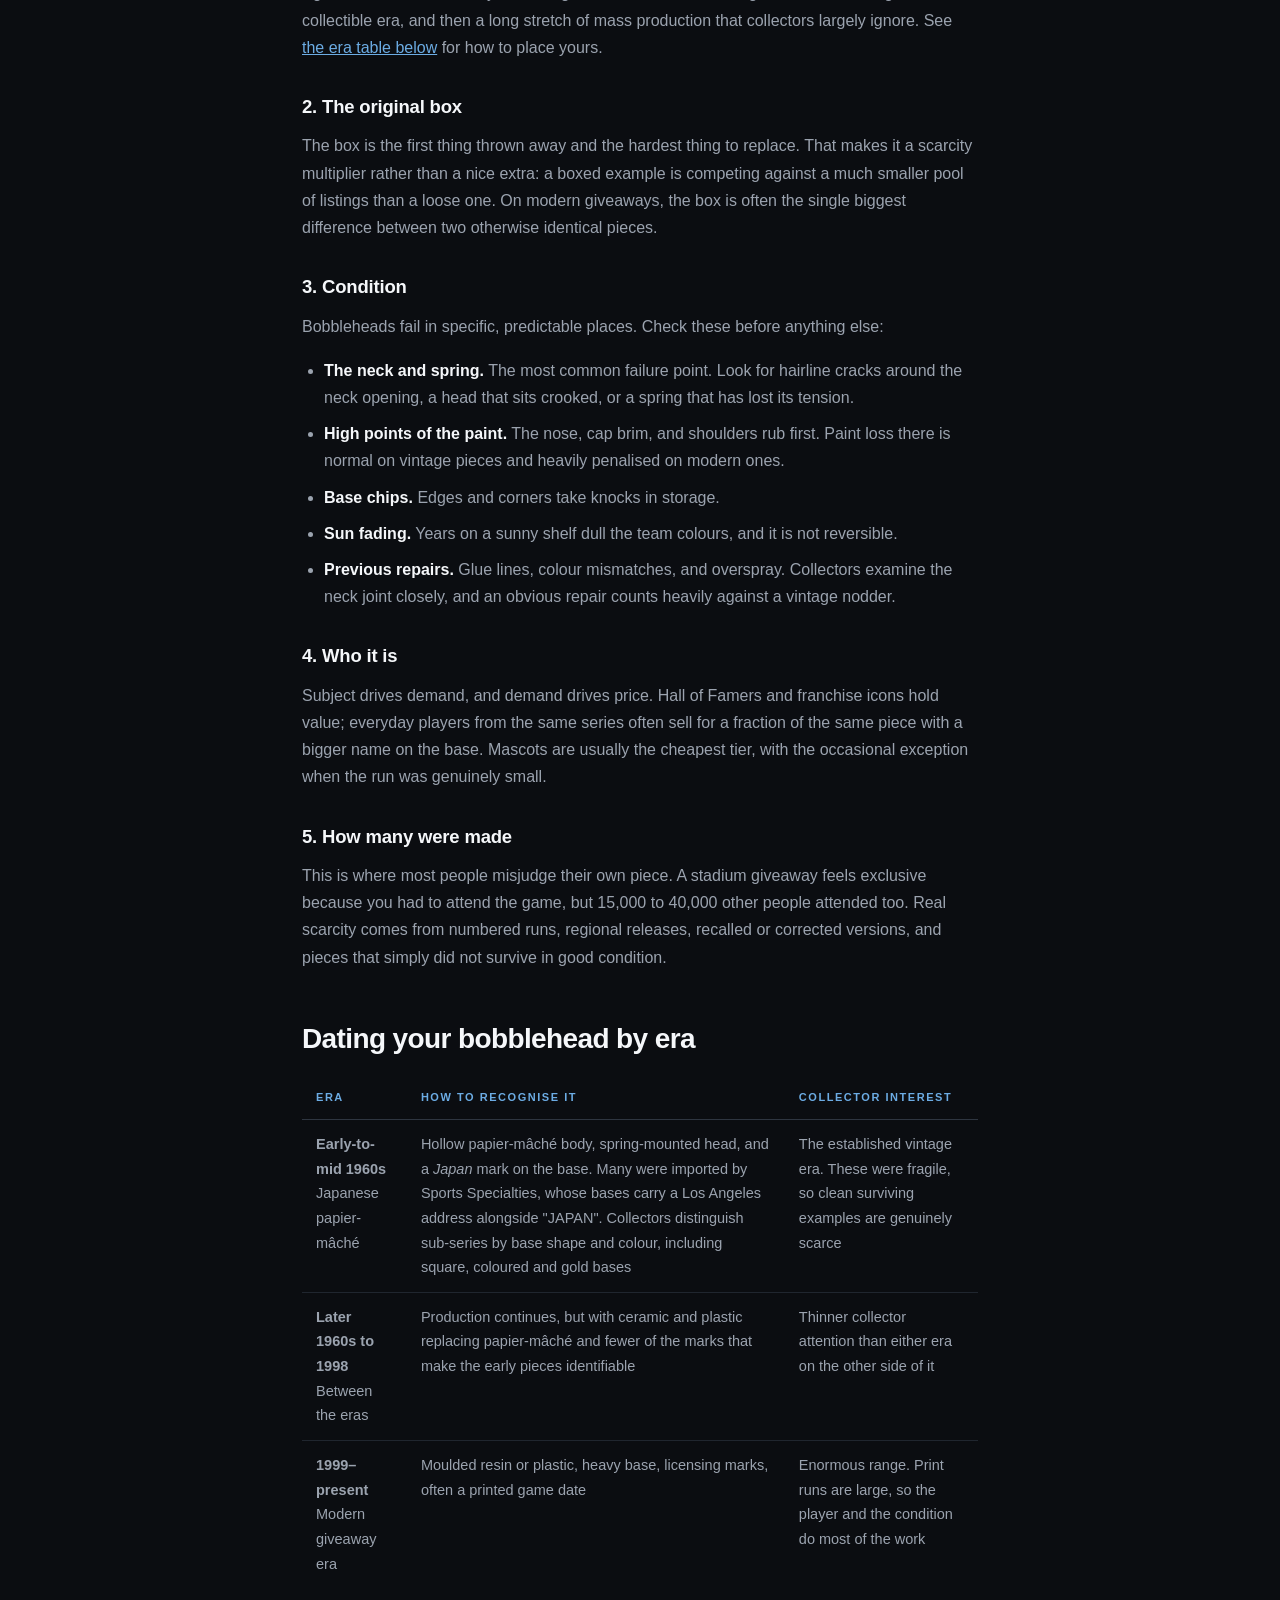
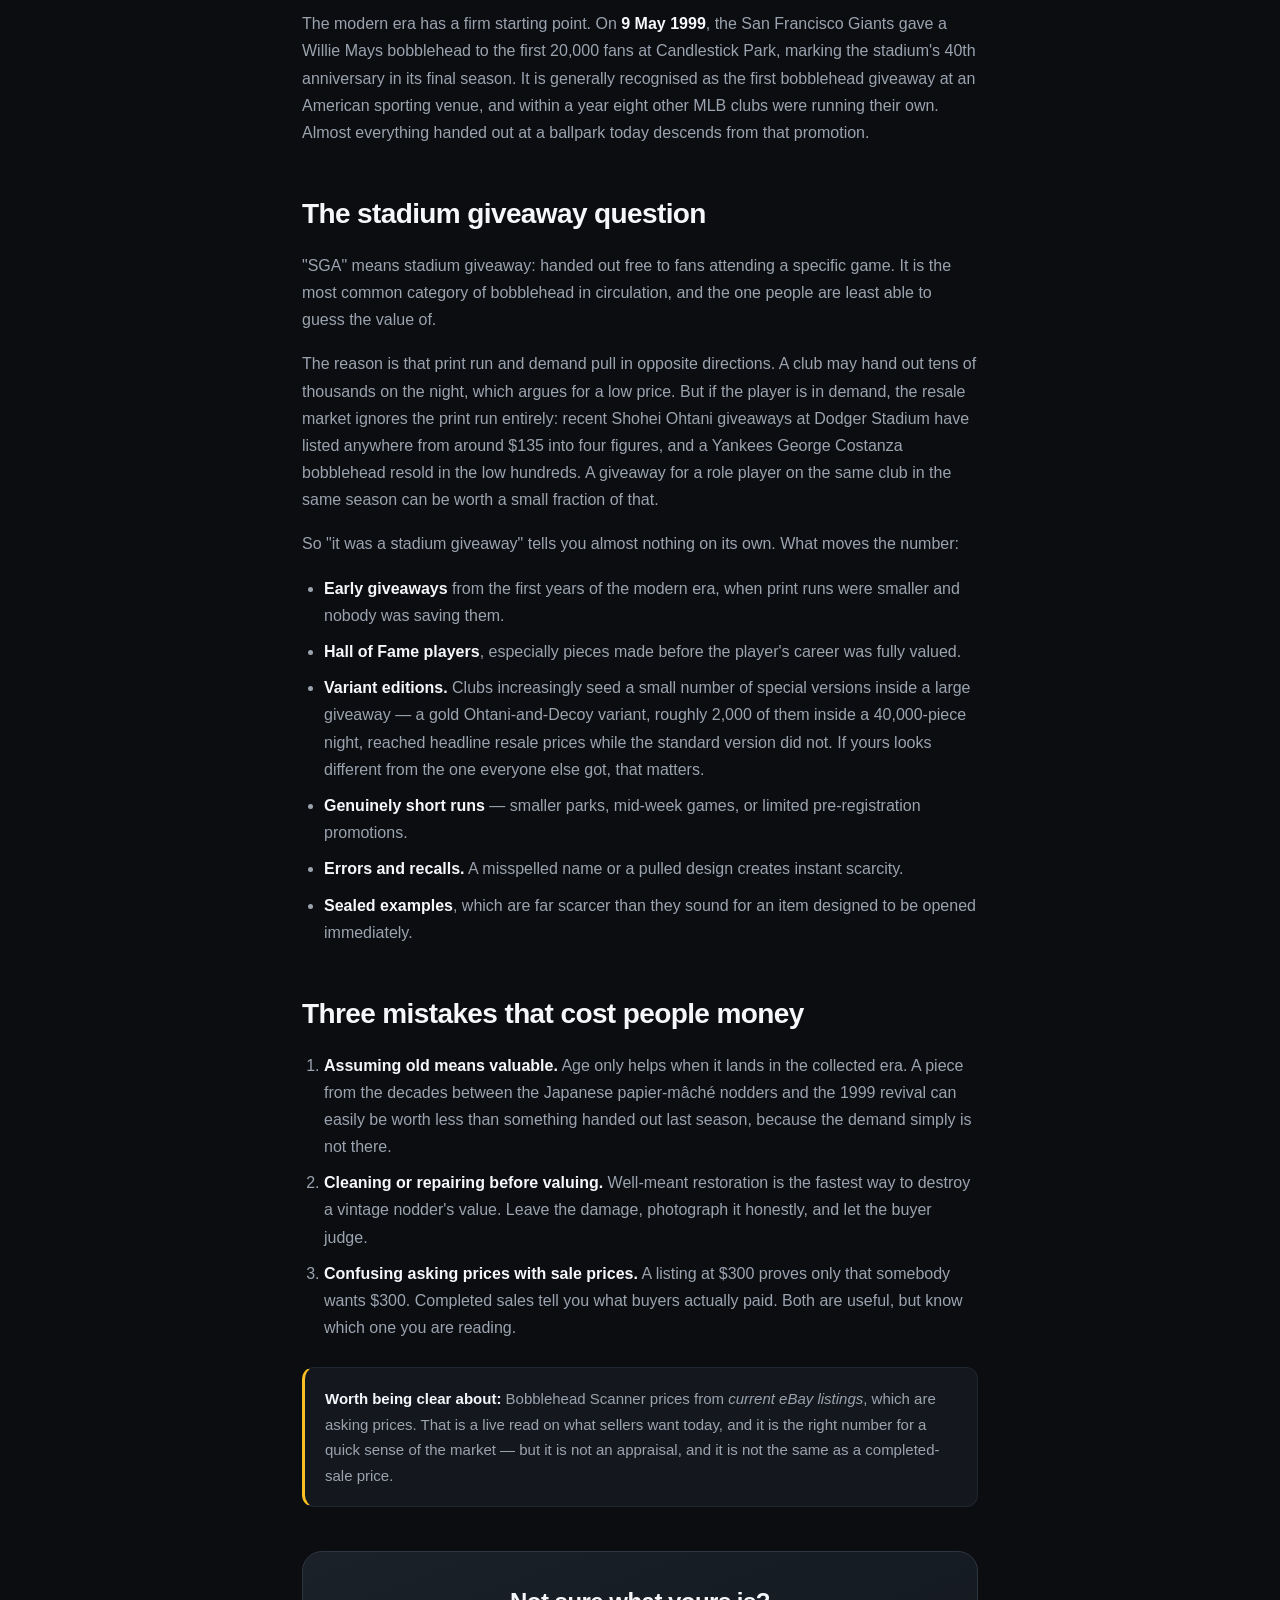
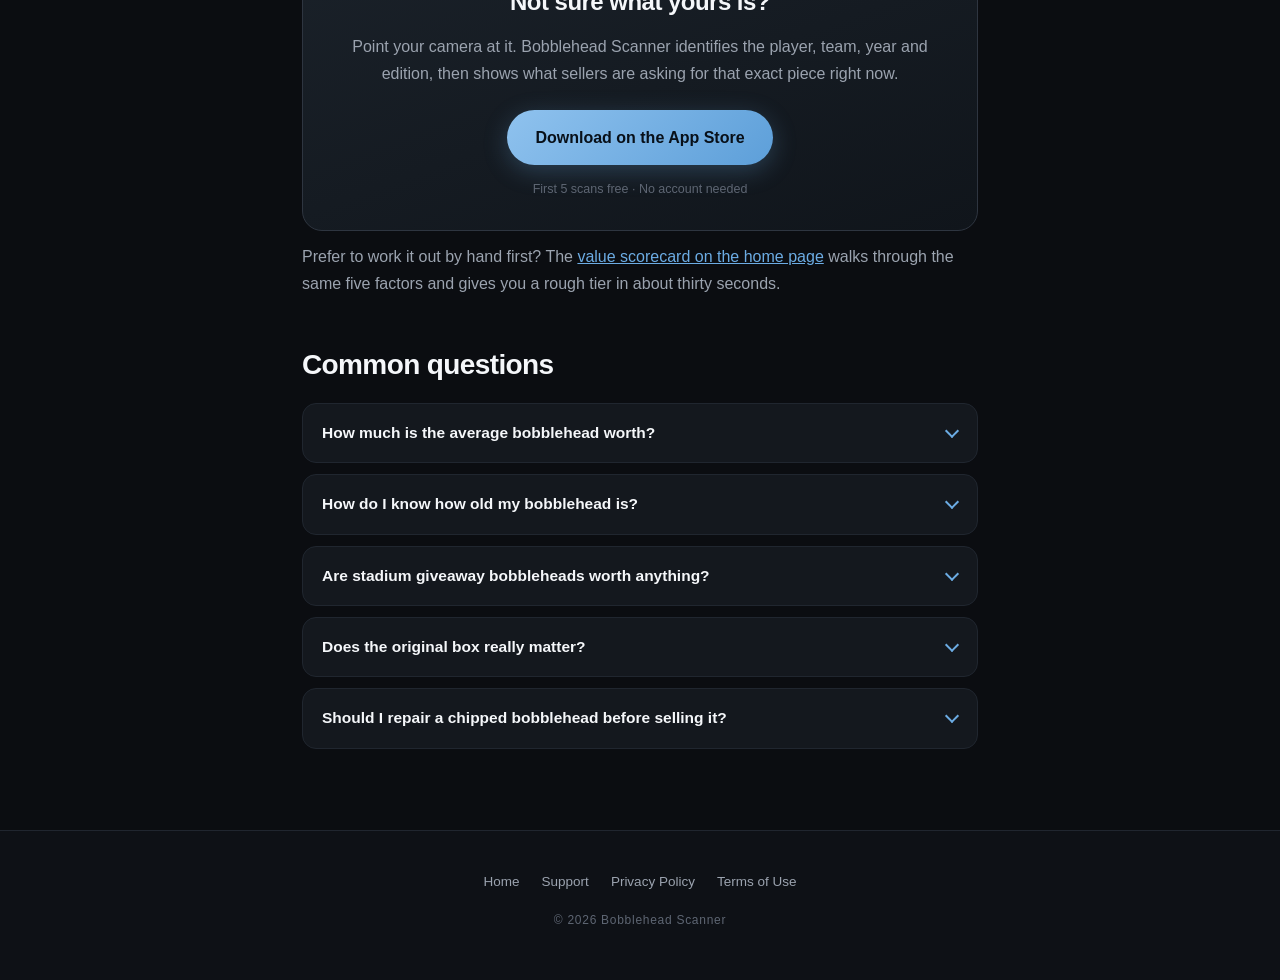
<file: guides/is-my-bobblehead-valuable/index.html>
<!DOCTYPE html>
<html lang="en">
<head>
<meta charset="UTF-8">
<meta name="viewport" content="width=device-width, initial-scale=1.0">
<title>How to Tell If Your Bobblehead Is Valuable (2026 Guide)</title>
<meta name="description" content="Five things decide what a bobblehead is worth: age, the original box, condition, who it is, and how many were made. How to check each one on your own piece, and why the same giveaway night can produce a figure nobody wants and one that resells for four figures.">
<link rel="canonical" href="https://bchris97.github.io/bobblehead-scanner-site/guides/is-my-bobblehead-valuable/">

<link rel="icon" href="../../favicon.svg" type="image/svg+xml">
<link rel="icon" href="../../favicon-32.png" sizes="32x32" type="image/png">
<link rel="icon" href="../../favicon-16.png" sizes="16x16" type="image/png">
<link rel="apple-touch-icon" href="../../apple-touch-icon.png">
<meta name="theme-color" content="#0B0D11">

<meta property="og:type" content="article">
<meta property="og:title" content="How to Tell If Your Bobblehead Is Valuable">
<meta property="og:description" content="Five things decide a bobblehead's value: age, the original box, condition, who it is, and how many were made. How to check each one.">
<meta property="og:url" content="https://bchris97.github.io/bobblehead-scanner-site/guides/is-my-bobblehead-valuable/">
<meta property="og:site_name" content="Bobblehead Scanner">
<meta property="og:image" content="https://bchris97.github.io/bobblehead-scanner-site/assets/og-image.png">
<meta property="og:image:width" content="1200">
<meta property="og:image:height" content="630">
<meta name="twitter:card" content="summary_large_image">
<meta name="twitter:title" content="How to Tell If Your Bobblehead Is Valuable">
<meta name="twitter:description" content="Age, box, condition, subject, print run. How to check each one on your own bobblehead.">
<meta name="twitter:image" content="https://bchris97.github.io/bobblehead-scanner-site/assets/og-image.png">

<script type="application/ld+json">
{
  "@context": "https://schema.org",
  "@type": "Article",
  "headline": "How to Tell If Your Bobblehead Is Valuable",
  "description": "Five things decide a bobblehead's value: age, the original box, condition, who it is, and how many were made.",
  "mainEntityOfPage": "https://bchris97.github.io/bobblehead-scanner-site/guides/is-my-bobblehead-valuable/",
  "image": "https://bchris97.github.io/bobblehead-scanner-site/assets/og-image.png",
  "datePublished": "2026-08-02",
  "dateModified": "2026-08-02",
  "publisher": {
    "@type": "Organization",
    "name": "Bobblehead Scanner",
    "url": "https://bchris97.github.io/bobblehead-scanner-site/"
  },
  "inLanguage": "en-US"
}
</script>
<script type="application/ld+json">
{
  "@context": "https://schema.org",
  "@type": "FAQPage",
  "mainEntity": [
    {
      "@type": "Question",
      "name": "How much is the average bobblehead worth?",
      "acceptedAnswer": {
        "@type": "Answer",
        "text": "There is no useful average. Stadium giveaways for in-demand players have resold from around $135 into four figures, while a giveaway for a role player from the same season can be worth very little. Rather than looking for a typical price, check the five things that actually drive it: age, the original box, condition, who is on the base, and how many were made, then search current listings for your exact piece."
      }
    },
    {
      "@type": "Question",
      "name": "How do I know how old my bobblehead is?",
      "acceptedAnswer": {
        "@type": "Answer",
        "text": "Look at the base first. A 'Made in Japan' stamp and a hollow, slightly grainy papier-mache body point to the 1960s. Modern pieces are moulded resin or plastic, noticeably heavier in the base, and usually carry a team logo, a sponsor, a licensing mark and often a printed date."
      }
    },
    {
      "@type": "Question",
      "name": "Are stadium giveaway bobbleheads worth anything?",
      "acceptedAnswer": {
        "@type": "Answer",
        "text": "It depends far more on the player than on the giveaway. Clubs hand out these pieces in the tens of thousands, so the print run alone rarely makes one scarce, and a giveaway for a role player can be worth very little. But demand can override the print run completely: recent giveaways for in-demand players have resold from around $135 into four figures. Variant editions seeded inside a large run, error or recalled versions, and sealed examples are the other cases worth checking."
      }
    },
    {
      "@type": "Question",
      "name": "Does the original box really matter?",
      "acceptedAnswer": {
        "@type": "Answer",
        "text": "Yes, more than most people expect. The box is the first thing thrown away and the hardest thing to replace, so a boxed example competes with a much smaller pool of listings than a loose one. On modern giveaways it is often the single biggest difference between two otherwise identical pieces."
      }
    },
    {
      "@type": "Question",
      "name": "Should I repair a chipped bobblehead before selling it?",
      "acceptedAnswer": {
        "@type": "Answer",
        "text": "No. Collectors generally prefer honest damage to an amateur repair, and repainting a vintage nodder can significantly reduce what it is worth. Leave it alone, photograph the damage clearly, and describe it accurately."
      }
    }
  ]
}
</script>

<link rel="stylesheet" href="../../article.css">
</head>
<body>

<nav aria-label="Main">
  <div class="nav-inner">
    <a class="brand" href="../../" aria-label="Bobblehead Scanner home">
      <svg width="26" height="26" viewBox="0 0 26 26" fill="none" aria-hidden="true">
        <path d="M2 8V4a2 2 0 0 1 2-2h4M18 2h4a2 2 0 0 1 2 2v4M24 18v4a2 2 0 0 1-2 2h-4M8 24H4a2 2 0 0 1-2-2v-4"
              stroke="#6CACE4" stroke-width="2.4" stroke-linecap="round"/>
        <circle cx="13" cy="10" r="4" stroke="#6CACE4" stroke-width="2"/>
        <path d="M9 19c0-2.2 1.8-4 4-4s4 1.8 4 4" stroke="#6CACE4" stroke-width="2" stroke-linecap="round"/>
      </svg>
      Bobblehead<br>Scanner
    </a>
    <a class="nav-cta" href="https://apps.apple.com/app/apple-store/id6777501965?ct=web_guide_nav&amp;mt=8">Get the app</a>
  </div>
</nav>

<article>
  <div class="wrap">
    <a class="crumb" href="../../">&larr; Bobblehead Scanner</a>
    <h1>How to Tell If Your Bobblehead Is Valuable</h1>
    <p class="byline">Updated August 2026</p>

    <p class="lede">There is no useful average price for a bobblehead. The same giveaway night can produce a figure nobody wants and one that resells for four figures, and the difference is almost always the same five things: <strong>age</strong>, the <strong>original box</strong>, <strong>condition</strong>, <strong>who is on the base</strong>, and <strong>how many were made</strong>. This guide walks through how to check each one on the piece in front of you.</p>

    <div class="toc">
      <h2>What this covers</h2>
      <ol>
        <li><a href="#base">Start by looking at the base</a></li>
        <li><a href="#five">The five things that decide value</a></li>
        <li><a href="#dating">Dating your bobblehead by era</a></li>
        <li><a href="#sga">The stadium giveaway question</a></li>
        <li><a href="#mistakes">Three mistakes that cost people money</a></li>
        <li><a href="#faq">Common questions</a></li>
      </ol>
    </div>

    <h2 id="base">Start by looking at the base</h2>
    <p>Before you judge anything by the figure itself, turn it over. The underside of the base carries most of the identifying information, and it is the fastest way to place a piece in the right decade.</p>
    <ul>
      <li><strong>Country of origin.</strong> A <em>Made in Japan</em> stamp is the single most useful mark you can find. It points to the vintage era, when almost all sports nodders were produced in Japan.</li>
      <li><strong>Material and weight.</strong> Vintage pieces are hollow, light, and slightly grainy where the paint has worn. Modern pieces are moulded resin or plastic with a noticeably heavier, denser base.</li>
      <li><strong>Licensing marks.</strong> Official league logos, a copyright line, or a sponsor name printed on the base all indicate a modern licensed release, usually 1999 onward.</li>
      <li><strong>Printed dates and game details.</strong> Stadium giveaways frequently print the date, the opponent, or the sponsor directly on the base. That tells you exactly what you have.</li>
      <li><strong>Numbering.</strong> A hand-numbered or stamped run ("142 of 500") is one of the few reliable scarcity signals. Printed words like "limited edition" with no number mean very little.</li>
    </ul>

    <h2 id="five">The five things that decide value</h2>

    <h3>1. Age</h3>
    <p>Age matters more than any other single factor, but not in a straight line. There is a genuine collectible era, and then a long stretch of mass production that collectors largely ignore. See <a href="#dating">the era table below</a> for how to place yours.</p>

    <h3>2. The original box</h3>
    <p>The box is the first thing thrown away and the hardest thing to replace. That makes it a scarcity multiplier rather than a nice extra: a boxed example is competing against a much smaller pool of listings than a loose one. On modern giveaways, the box is often the single biggest difference between two otherwise identical pieces.</p>

    <h3>3. Condition</h3>
    <p>Bobbleheads fail in specific, predictable places. Check these before anything else:</p>
    <ul>
      <li><strong>The neck and spring.</strong> The most common failure point. Look for hairline cracks around the neck opening, a head that sits crooked, or a spring that has lost its tension.</li>
      <li><strong>High points of the paint.</strong> The nose, cap brim, and shoulders rub first. Paint loss there is normal on vintage pieces and heavily penalised on modern ones.</li>
      <li><strong>Base chips.</strong> Edges and corners take knocks in storage.</li>
      <li><strong>Sun fading.</strong> Years on a sunny shelf dull the team colours, and it is not reversible.</li>
      <li><strong>Previous repairs.</strong> Glue lines, colour mismatches, and overspray. Collectors examine the neck joint closely, and an obvious repair counts heavily against a vintage nodder.</li>
    </ul>

    <h3>4. Who it is</h3>
    <p>Subject drives demand, and demand drives price. Hall of Famers and franchise icons hold value; everyday players from the same series often sell for a fraction of the same piece with a bigger name on the base. Mascots are usually the cheapest tier, with the occasional exception when the run was genuinely small.</p>

    <h3>5. How many were made</h3>
    <p>This is where most people misjudge their own piece. A stadium giveaway feels exclusive because you had to attend the game, but 15,000 to 40,000 other people attended too. Real scarcity comes from numbered runs, regional releases, recalled or corrected versions, and pieces that simply did not survive in good condition.</p>

    <h2 id="dating">Dating your bobblehead by era</h2>
    <div class="table-scroll">
      <table>
        <thead>
          <tr><th>Era</th><th>How to recognise it</th><th>Collector interest</th></tr>
        </thead>
        <tbody>
          <tr>
            <td><strong>Early-to-mid 1960s</strong><br>Japanese papier-m&acirc;ch&eacute;</td>
            <td>Hollow papier-m&acirc;ch&eacute; body, spring-mounted head, and a <em>Japan</em> mark on the base. Many were imported by Sports Specialties, whose bases carry a Los Angeles address alongside "JAPAN". Collectors distinguish sub-series by base shape and colour, including square, coloured and gold bases</td>
            <td>The established vintage era. These were fragile, so clean surviving examples are genuinely scarce</td>
          </tr>
          <tr>
            <td><strong>Later 1960s to 1998</strong><br>Between the eras</td>
            <td>Production continues, but with ceramic and plastic replacing papier-m&acirc;ch&eacute; and fewer of the marks that make the early pieces identifiable</td>
            <td>Thinner collector attention than either era on the other side of it</td>
          </tr>
          <tr>
            <td><strong>1999&ndash;present</strong><br>Modern giveaway era</td>
            <td>Moulded resin or plastic, heavy base, licensing marks, often a printed game date</td>
            <td>Enormous range. Print runs are large, so the player and the condition do most of the work</td>
          </tr>
        </tbody>
      </table>
    </div>
    <p>The modern era has a firm starting point. On <strong>9 May 1999</strong>, the San Francisco Giants gave a Willie Mays bobblehead to the first 20,000 fans at Candlestick Park, marking the stadium's 40th anniversary in its final season. It is generally recognised as the first bobblehead giveaway at an American sporting venue, and within a year eight other MLB clubs were running their own. Almost everything handed out at a ballpark today descends from that promotion.</p>

    <h2 id="sga">The stadium giveaway question</h2>
    <p>"SGA" means stadium giveaway: handed out free to fans attending a specific game. It is the most common category of bobblehead in circulation, and the one people are least able to guess the value of.</p>
    <p>The reason is that print run and demand pull in opposite directions. A club may hand out tens of thousands on the night, which argues for a low price. But if the player is in demand, the resale market ignores the print run entirely: recent Shohei Ohtani giveaways at Dodger Stadium have listed anywhere from around $135 into four figures, and a Yankees George Costanza bobblehead resold in the low hundreds. A giveaway for a role player on the same club in the same season can be worth a small fraction of that.</p>
    <p>So "it was a stadium giveaway" tells you almost nothing on its own. What moves the number:</p>
    <ul>
      <li><strong>Early giveaways</strong> from the first years of the modern era, when print runs were smaller and nobody was saving them.</li>
      <li><strong>Hall of Fame players</strong>, especially pieces made before the player's career was fully valued.</li>
      <li><strong>Variant editions.</strong> Clubs increasingly seed a small number of special versions inside a large giveaway &mdash; a gold Ohtani-and-Decoy variant, roughly 2,000 of them inside a 40,000-piece night, reached headline resale prices while the standard version did not. If yours looks different from the one everyone else got, that matters.</li>
      <li><strong>Genuinely short runs</strong> &mdash; smaller parks, mid-week games, or limited pre-registration promotions.</li>
      <li><strong>Errors and recalls.</strong> A misspelled name or a pulled design creates instant scarcity.</li>
      <li><strong>Sealed examples</strong>, which are far scarcer than they sound for an item designed to be opened immediately.</li>
    </ul>

    <h2 id="mistakes">Three mistakes that cost people money</h2>
    <ol>
      <li><strong>Assuming old means valuable.</strong> Age only helps when it lands in the collected era. A piece from the decades between the Japanese papier-m&acirc;ch&eacute; nodders and the 1999 revival can easily be worth less than something handed out last season, because the demand simply is not there.</li>
      <li><strong>Cleaning or repairing before valuing.</strong> Well-meant restoration is the fastest way to destroy a vintage nodder's value. Leave the damage, photograph it honestly, and let the buyer judge.</li>
      <li><strong>Confusing asking prices with sale prices.</strong> A listing at $300 proves only that somebody wants $300. Completed sales tell you what buyers actually paid. Both are useful, but know which one you are reading.</li>
    </ol>

    <div class="note">
      <strong>Worth being clear about:</strong> Bobblehead Scanner prices from <em>current eBay listings</em>, which are asking prices. That is a live read on what sellers want today, and it is the right number for a quick sense of the market &mdash; but it is not an appraisal, and it is not the same as a completed-sale price.
    </div>

    <div class="cta">
      <h2>Not sure what yours is?</h2>
      <p>Point your camera at it. Bobblehead Scanner identifies the player, team, year and edition, then shows what sellers are asking for that exact piece right now.</p>
      <a class="btn" href="https://apps.apple.com/app/apple-store/id6777501965?ct=web_guide_cta&amp;mt=8">Download on the App Store</a>
      <small>First 5 scans free &middot; No account needed</small>
    </div>

    <p>Prefer to work it out by hand first? The <a href="../../#tool">value scorecard on the home page</a> walks through the same five factors and gives you a rough tier in about thirty seconds.</p>

    <h2 id="faq">Common questions</h2>
    <div class="faq">
      <details>
        <summary>How much is the average bobblehead worth?</summary>
        <div class="a"><p>There is no useful average. Stadium giveaways for in-demand players have resold from around $135 into four figures, while a giveaway for a role player from the same season can be worth very little.</p><p>Rather than looking for a typical price, check the five things that actually drive it &mdash; age, the original box, condition, who is on the base, and how many were made &mdash; then search current listings for your exact piece.</p></div>
      </details>
      <details>
        <summary>How do I know how old my bobblehead is?</summary>
        <div class="a"><p>Look at the base first. A "Made in Japan" stamp and a hollow, slightly grainy papier-m&acirc;ch&eacute; body point to the 1960s. Modern pieces are moulded resin or plastic, noticeably heavier in the base, and usually carry a team logo, a licensing mark and often a printed date.</p></div>
      </details>
      <details>
        <summary>Are stadium giveaway bobbleheads worth anything?</summary>
        <div class="a"><p>It depends far more on the player than on the giveaway. Clubs hand out these pieces in the tens of thousands, so the print run alone rarely makes one scarce, and a giveaway for a role player can be worth very little.</p><p>But demand can override the print run completely: recent giveaways for in-demand players have resold from around $135 into four figures. Variant editions seeded inside a large run, error or recalled versions, and sealed examples are the other cases worth checking.</p></div>
      </details>
      <details>
        <summary>Does the original box really matter?</summary>
        <div class="a"><p>Yes, more than most people expect. The box is the first thing thrown away and the hardest thing to replace, so a boxed example competes with a much smaller pool of listings than a loose one. On modern giveaways it is often the single biggest difference between two otherwise identical pieces.</p></div>
      </details>
      <details>
        <summary>Should I repair a chipped bobblehead before selling it?</summary>
        <div class="a"><p>No. Collectors generally prefer honest damage to an amateur repair, and repainting a vintage nodder can significantly reduce what it is worth. Leave it alone, photograph the damage clearly, and describe it accurately.</p></div>
      </details>
    </div>
  </div>
</article>

<footer>
  <div class="wrap">
    <div class="foot-links">
      <a href="../../">Home</a>
      <a href="../../support.html">Support</a>
      <a href="../../privacy.html">Privacy Policy</a>
      <a href="https://www.apple.com/legal/internet-services/itunes/dev/stdeula/">Terms of Use</a>
    </div>
    <p class="copyright">&copy; 2026 Bobblehead Scanner</p>
  </div>
</footer>

</body>
</html>
</file>
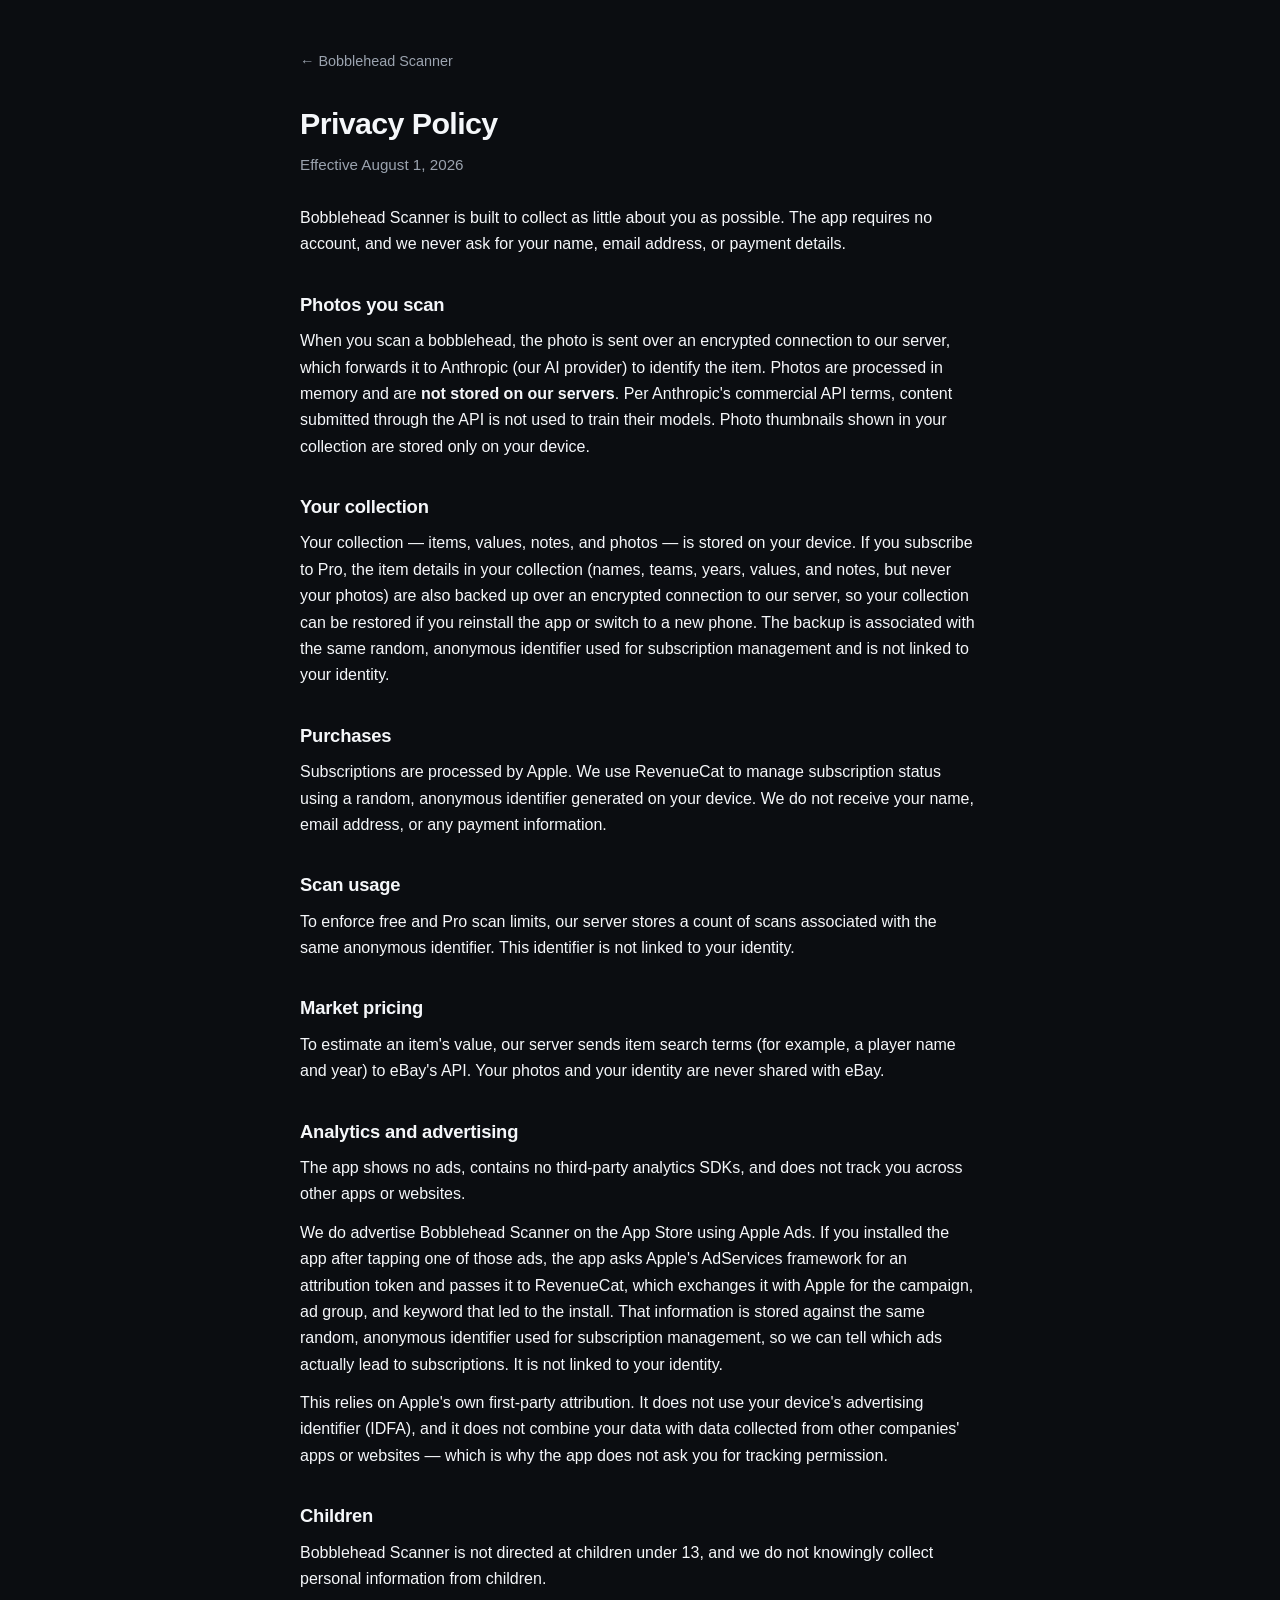
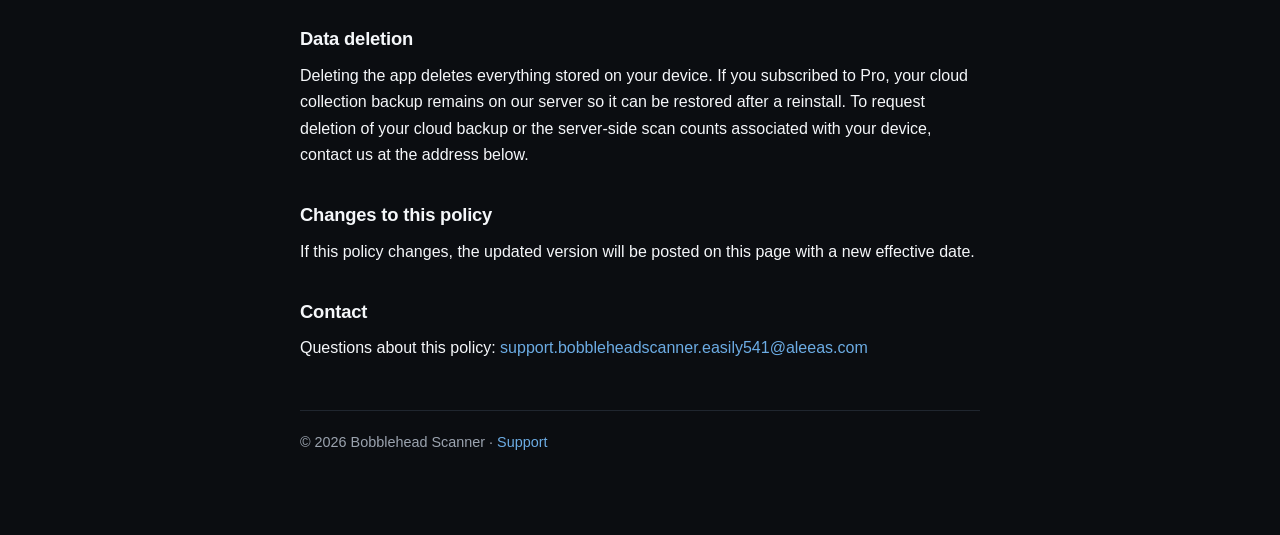
<file: privacy.html>
<!doctype html>
<html lang="en">
<head>
<meta charset="utf-8">
<meta name="viewport" content="width=device-width, initial-scale=1">
<title>Privacy Policy — Bobblehead Scanner</title>
<meta name="theme-color" content="#0B0D11">
<link rel="icon" href="favicon.svg" type="image/svg+xml">
<link rel="icon" href="favicon-32.png" sizes="32x32" type="image/png">
<link rel="icon" href="favicon-16.png" sizes="16x16" type="image/png">
<link rel="apple-touch-icon" href="apple-touch-icon.png">
<link rel="stylesheet" href="style.css">
</head>
<body>
<main>
  <a class="crumb" href="index.html">← Bobblehead Scanner</a>
  <h1>Privacy Policy</h1>
  <p class="meta">Effective August 1, 2026</p>

  <p>Bobblehead Scanner is built to collect as little about you as possible. The app requires no account, and we never ask for your name, email address, or payment details.</p>

  <h2>Photos you scan</h2>
  <p>When you scan a bobblehead, the photo is sent over an encrypted connection to our server, which forwards it to Anthropic (our AI provider) to identify the item. Photos are processed in memory and are <strong>not stored on our servers</strong>. Per Anthropic's commercial API terms, content submitted through the API is not used to train their models. Photo thumbnails shown in your collection are stored only on your device.</p>

  <h2>Your collection</h2>
  <p>Your collection — items, values, notes, and photos — is stored on your device. If you subscribe to Pro, the item details in your collection (names, teams, years, values, and notes, but never your photos) are also backed up over an encrypted connection to our server, so your collection can be restored if you reinstall the app or switch to a new phone. The backup is associated with the same random, anonymous identifier used for subscription management and is not linked to your identity.</p>

  <h2>Purchases</h2>
  <p>Subscriptions are processed by Apple. We use RevenueCat to manage subscription status using a random, anonymous identifier generated on your device. We do not receive your name, email address, or any payment information.</p>

  <h2>Scan usage</h2>
  <p>To enforce free and Pro scan limits, our server stores a count of scans associated with the same anonymous identifier. This identifier is not linked to your identity.</p>

  <h2>Market pricing</h2>
  <p>To estimate an item's value, our server sends item search terms (for example, a player name and year) to eBay's API. Your photos and your identity are never shared with eBay.</p>

  <h2>Analytics and advertising</h2>
  <p>The app shows no ads, contains no third-party analytics SDKs, and does not track you across other apps or websites.</p>
  <p>We do advertise Bobblehead Scanner on the App Store using Apple Ads. If you installed the app after tapping one of those ads, the app asks Apple's AdServices framework for an attribution token and passes it to RevenueCat, which exchanges it with Apple for the campaign, ad group, and keyword that led to the install. That information is stored against the same random, anonymous identifier used for subscription management, so we can tell which ads actually lead to subscriptions. It is not linked to your identity.</p>
  <p>This relies on Apple's own first-party attribution. It does not use your device's advertising identifier (IDFA), and it does not combine your data with data collected from other companies' apps or websites — which is why the app does not ask you for tracking permission.</p>

  <h2>Children</h2>
  <p>Bobblehead Scanner is not directed at children under 13, and we do not knowingly collect personal information from children.</p>

  <h2>Data deletion</h2>
  <p>Deleting the app deletes everything stored on your device. If you subscribed to Pro, your cloud collection backup remains on our server so it can be restored after a reinstall. To request deletion of your cloud backup or the server-side scan counts associated with your device, contact us at the address below.</p>

  <h2>Changes to this policy</h2>
  <p>If this policy changes, the updated version will be posted on this page with a new effective date.</p>

  <h2>Contact</h2>
  <p>Questions about this policy: <a href="mailto:support.bobbleheadscanner.easily541@aleeas.com">support.bobbleheadscanner.easily541@aleeas.com</a></p>

  <footer>© 2026 Bobblehead Scanner · <a href="support.html">Support</a></footer>
</main>
</body>
</html>
</file>
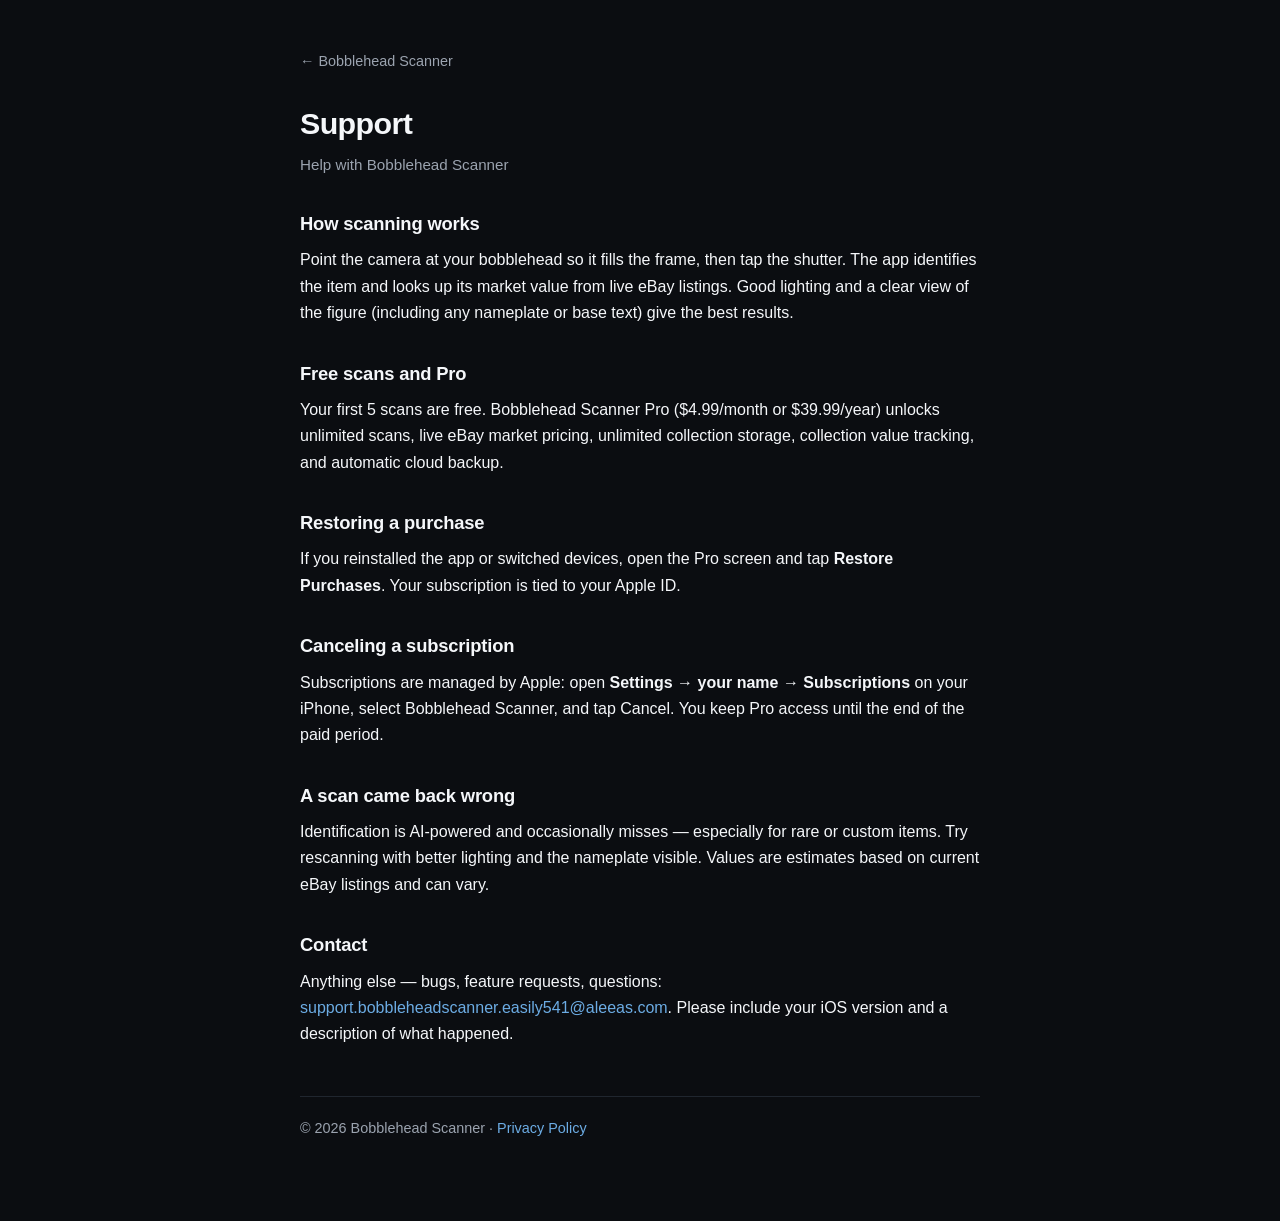
<file: support.html>
<!doctype html>
<html lang="en">
<head>
<meta charset="utf-8">
<meta name="viewport" content="width=device-width, initial-scale=1">
<title>Support — Bobblehead Scanner</title>
<meta name="theme-color" content="#0B0D11">
<link rel="icon" href="favicon.svg" type="image/svg+xml">
<link rel="icon" href="favicon-32.png" sizes="32x32" type="image/png">
<link rel="icon" href="favicon-16.png" sizes="16x16" type="image/png">
<link rel="apple-touch-icon" href="apple-touch-icon.png">
<link rel="stylesheet" href="style.css">
</head>
<body>
<main>
  <a class="crumb" href="index.html">← Bobblehead Scanner</a>
  <h1>Support</h1>
  <p class="meta">Help with Bobblehead Scanner</p>

  <h2>How scanning works</h2>
  <p>Point the camera at your bobblehead so it fills the frame, then tap the shutter. The app identifies the item and looks up its market value from live eBay listings. Good lighting and a clear view of the figure (including any nameplate or base text) give the best results.</p>

  <h2>Free scans and Pro</h2>
  <p>Your first 5 scans are free. Bobblehead Scanner Pro ($4.99/month or $39.99/year) unlocks unlimited scans, live eBay market pricing, unlimited collection storage, collection value tracking, and automatic cloud backup.</p>

  <h2>Restoring a purchase</h2>
  <p>If you reinstalled the app or switched devices, open the Pro screen and tap <strong>Restore Purchases</strong>. Your subscription is tied to your Apple ID.</p>

  <h2>Canceling a subscription</h2>
  <p>Subscriptions are managed by Apple: open <strong>Settings → your name → Subscriptions</strong> on your iPhone, select Bobblehead Scanner, and tap Cancel. You keep Pro access until the end of the paid period.</p>

  <h2>A scan came back wrong</h2>
  <p>Identification is AI-powered and occasionally misses — especially for rare or custom items. Try rescanning with better lighting and the nameplate visible. Values are estimates based on current eBay listings and can vary.</p>

  <h2>Contact</h2>
  <p>Anything else — bugs, feature requests, questions: <a href="mailto:support.bobbleheadscanner.easily541@aleeas.com">support.bobbleheadscanner.easily541@aleeas.com</a>. Please include your iOS version and a description of what happened.</p>

  <footer>© 2026 Bobblehead Scanner · <a href="privacy.html">Privacy Policy</a></footer>
</main>
</body>
</html>
</file>
<file: article.css>
/* Shared design system for long-form guide pages.
   Tokens match the app (bobblehead-app/src/components/theme.js) and the
   landing page, so guides read as the same site. */
:root {
  --bg: #0B0D11;
  --bg-card: #14181E;
  --bg-subtle: #1A1F26;
  --bg-tab: #0E1116;
  --accent: #6CACE4;
  --accent-light: #93C4EE;
  --accent-deep: #4A8CC9;
  --accent-muted: rgba(108, 172, 228, 0.14);
  --ink: #F5F7FA;
  --ink-2: #9BA3AF;
  --ink-mute: #5E6673;
  --ink-inverse: #081019;
  --border: #20262F;
  --border-strong: #2E3540;
  --warning: #FBBF24;
  --grad-accent: linear-gradient(135deg, #8FC2EE 0%, #5D9FD9 100%);
  --grad-hero: linear-gradient(160deg, #1A2129 0%, #10151B 100%);
  --font: -apple-system, BlinkMacSystemFont, "Segoe UI", Roboto, Helvetica, Arial, sans-serif;
}
* { margin: 0; padding: 0; box-sizing: border-box; }
html { scroll-behavior: smooth; }
@media (prefers-reduced-motion: reduce) { html { scroll-behavior: auto; } }
body {
  background: var(--bg); color: var(--ink); font-family: var(--font);
  line-height: 1.7; -webkit-font-smoothing: antialiased; overflow-x: hidden;
}
a { color: var(--accent); }
a:hover { color: var(--accent-light); }
a:focus-visible, button:focus-visible, summary:focus-visible {
  outline: 3px solid var(--accent-light); outline-offset: 3px; border-radius: 6px;
}

/* ── Nav (matches the landing page) ── */
nav {
  position: sticky; top: 0; z-index: 60;
  background: rgba(11, 13, 17, 0.86);
  backdrop-filter: blur(12px); -webkit-backdrop-filter: blur(12px);
  border-bottom: 1px solid var(--border);
}
.nav-inner {
  display: flex; align-items: center; justify-content: space-between; gap: 14px;
  padding: 12px 22px; max-width: 900px; margin: 0 auto;
}
.brand {
  display: flex; align-items: center; gap: 10px; color: var(--ink);
  text-decoration: none; font-size: 14px; font-weight: 800;
  letter-spacing: 0.13em; text-transform: uppercase; line-height: 1.15;
}
.brand svg { flex: none; }
.nav-cta {
  background: var(--grad-accent); color: var(--ink-inverse); text-decoration: none;
  font-size: 13px; font-weight: 800; padding: 10px 18px; border-radius: 999px;
  white-space: nowrap; transition: filter .15s ease, transform .15s ease;
}
.nav-cta:hover { filter: brightness(1.08); transform: translateY(-1px); color: var(--ink-inverse); }
@media (max-width: 420px) { .brand { font-size: 12px; } }

/* ── Article ── */
.wrap { max-width: 720px; margin: 0 auto; padding: 0 22px; }
article { padding: 44px 0 20px; }
.crumb {
  font-size: 13px; color: var(--ink-2); text-decoration: none;
  display: inline-block; margin-bottom: 22px;
}
.crumb:hover { color: var(--accent); }
article h1 {
  font-size: clamp(30px, 5vw, 44px); font-weight: 800;
  letter-spacing: -0.032em; line-height: 1.12; margin-bottom: 18px;
}
.byline {
  font-size: 13px; color: var(--ink-mute); letter-spacing: .04em;
  padding-bottom: 26px; margin-bottom: 30px; border-bottom: 1px solid var(--border);
}
.lede {
  font-size: 19px; color: var(--ink); background: var(--grad-hero);
  border: 1px solid var(--border-strong); border-left: 3px solid var(--accent);
  border-radius: 14px; padding: 22px 24px; margin-bottom: 38px;
}
article h2 {
  font-size: clamp(22px, 3.2vw, 28px); font-weight: 800;
  letter-spacing: -0.022em; margin: 44px 0 14px; scroll-margin-top: 76px;
}
article h3 {
  font-size: 18.5px; font-weight: 700; letter-spacing: -0.01em;
  margin: 30px 0 10px; color: var(--ink);
}
article p { margin-bottom: 17px; color: var(--ink-2); }
article p strong, article li strong { color: var(--ink); font-weight: 700; }
article ul, article ol { margin: 0 0 18px 22px; color: var(--ink-2); }
article li { margin-bottom: 9px; }

/* Table of contents */
.toc {
  background: var(--bg-card); border: 1px solid var(--border);
  border-radius: 16px; padding: 20px 24px; margin-bottom: 38px;
}
.toc h2 {
  font-size: 11px; letter-spacing: .18em; text-transform: uppercase;
  color: var(--accent); margin: 0 0 12px;
}
.toc ol { margin: 0 0 0 18px; }
.toc li { margin-bottom: 6px; }
.toc a { text-decoration: none; }
.toc a:hover { text-decoration: underline; }

/* Era table */
.table-scroll { overflow-x: auto; margin-bottom: 22px; -webkit-overflow-scrolling: touch; }
table { border-collapse: collapse; width: 100%; min-width: 560px; font-size: 14.5px; }
th, td { text-align: left; padding: 12px 14px; border-bottom: 1px solid var(--border); vertical-align: top; }
th {
  font-size: 11px; letter-spacing: .14em; text-transform: uppercase;
  color: var(--accent); font-weight: 700; border-bottom-color: var(--border-strong);
}
td { color: var(--ink-2); }
tbody tr:last-child td { border-bottom: none; }

/* Callout */
.note {
  background: var(--bg-card); border: 1px solid var(--border);
  border-left: 3px solid var(--warning); border-radius: 12px;
  padding: 18px 20px; margin: 26px 0; font-size: 15px; color: var(--ink-2);
}
.note strong { color: var(--ink); }

/* CTA block */
.cta {
  background: var(--grad-hero); border: 1px solid var(--border-strong);
  border-radius: 20px; padding: 30px 26px; text-align: center; margin: 44px 0 12px;
}
.cta h2 { margin: 0 0 10px; font-size: 24px; }
.cta p { color: var(--ink-2); margin-bottom: 22px; }
.btn {
  display: inline-block; background: var(--grad-accent); color: var(--ink-inverse);
  text-decoration: none; font-weight: 800; font-size: 16px;
  padding: 14px 28px; border-radius: 999px;
  box-shadow: 0 6px 24px rgba(108, 172, 228, .26);
  transition: filter .15s ease, transform .15s ease;
}
.btn:hover { filter: brightness(1.07); transform: translateY(-2px); color: var(--ink-inverse); }
.cta small { display: block; margin-top: 14px; color: var(--ink-mute); font-size: 12.5px; }

/* FAQ */
.faq details {
  border: 1px solid var(--border); background: var(--bg-card);
  border-radius: 14px; margin-bottom: 11px;
}
.faq details[open] { border-color: var(--border-strong); }
.faq summary {
  cursor: pointer; padding: 16px 48px 16px 19px; font-weight: 700;
  font-size: 15.5px; list-style: none; position: relative; color: var(--ink);
}
.faq summary::-webkit-details-marker { display: none; }
.faq summary::after {
  content: ""; position: absolute; right: 20px; top: 22px; width: 8px; height: 8px;
  border-right: 2px solid var(--accent); border-bottom: 2px solid var(--accent);
  transform: rotate(45deg); transition: transform .2s ease;
}
.faq details[open] summary::after { transform: rotate(-135deg); top: 25px; }
.faq .a { padding: 0 19px 17px; color: var(--ink-2); font-size: 14.5px; }
.faq .a p { margin-bottom: 10px; }
.faq .a p:last-child { margin-bottom: 0; }

/* Footer */
footer {
  border-top: 1px solid var(--border); background: var(--bg-tab);
  padding: 40px 0 50px; text-align: center; margin-top: 50px;
}
.foot-links { display: flex; gap: 22px; justify-content: center; flex-wrap: wrap; margin-bottom: 16px; }
.foot-links a { color: var(--ink-2); font-size: 13.5px; text-decoration: none; }
.foot-links a:hover { color: var(--accent); text-decoration: underline; }
.copyright { font-size: 12px; color: var(--ink-mute); letter-spacing: .06em; }
</file>
<file: style.css>
/* Palette mirrors the app's theme (bobblehead-app/src/components/theme.js).
   The app is dark-committed, so the site is too. */
:root {
  color-scheme: dark;
  --bg: #0B0D11;
  --bg-card: #14181E;
  --text: #F5F7FA;
  --muted: #9BA3AF;
  --accent: #6CACE4;
  --accent-light: #93C4EE;
  --border: #20262F;
}
* { margin: 0; padding: 0; box-sizing: border-box; }
body {
  background: var(--bg);
  color: var(--text);
  font-family: -apple-system, BlinkMacSystemFont, "Segoe UI", Roboto, Helvetica, Arial, sans-serif;
  line-height: 1.65;
  padding: 48px 24px 80px;
  -webkit-font-smoothing: antialiased;
}
main { max-width: 680px; margin: 0 auto; }
h1 { font-size: 1.9rem; margin-bottom: 4px; letter-spacing: -0.02em; }
h2 { font-size: 1.15rem; margin: 32px 0 8px; letter-spacing: -0.01em; }
p, li { color: var(--text); margin-bottom: 12px; }
ul { padding-left: 22px; margin-bottom: 12px; }
li { margin-bottom: 6px; }
a { color: var(--accent); text-decoration: none; }
a:hover { color: var(--accent-light); text-decoration: underline; }
a:focus-visible {
  outline: 3px solid var(--accent-light);
  outline-offset: 3px;
  border-radius: 4px;
}
.meta { color: var(--muted); font-size: 0.95rem; margin-bottom: 28px; }
.crumb { display: inline-block; color: var(--muted); font-size: 0.9rem; margin-bottom: 24px; }
hr { border: none; border-top: 1px solid var(--border); margin: 36px 0; }
footer {
  color: var(--muted);
  font-size: 0.9rem;
  margin-top: 48px;
  border-top: 1px solid var(--border);
  padding-top: 20px;
}
</file>
